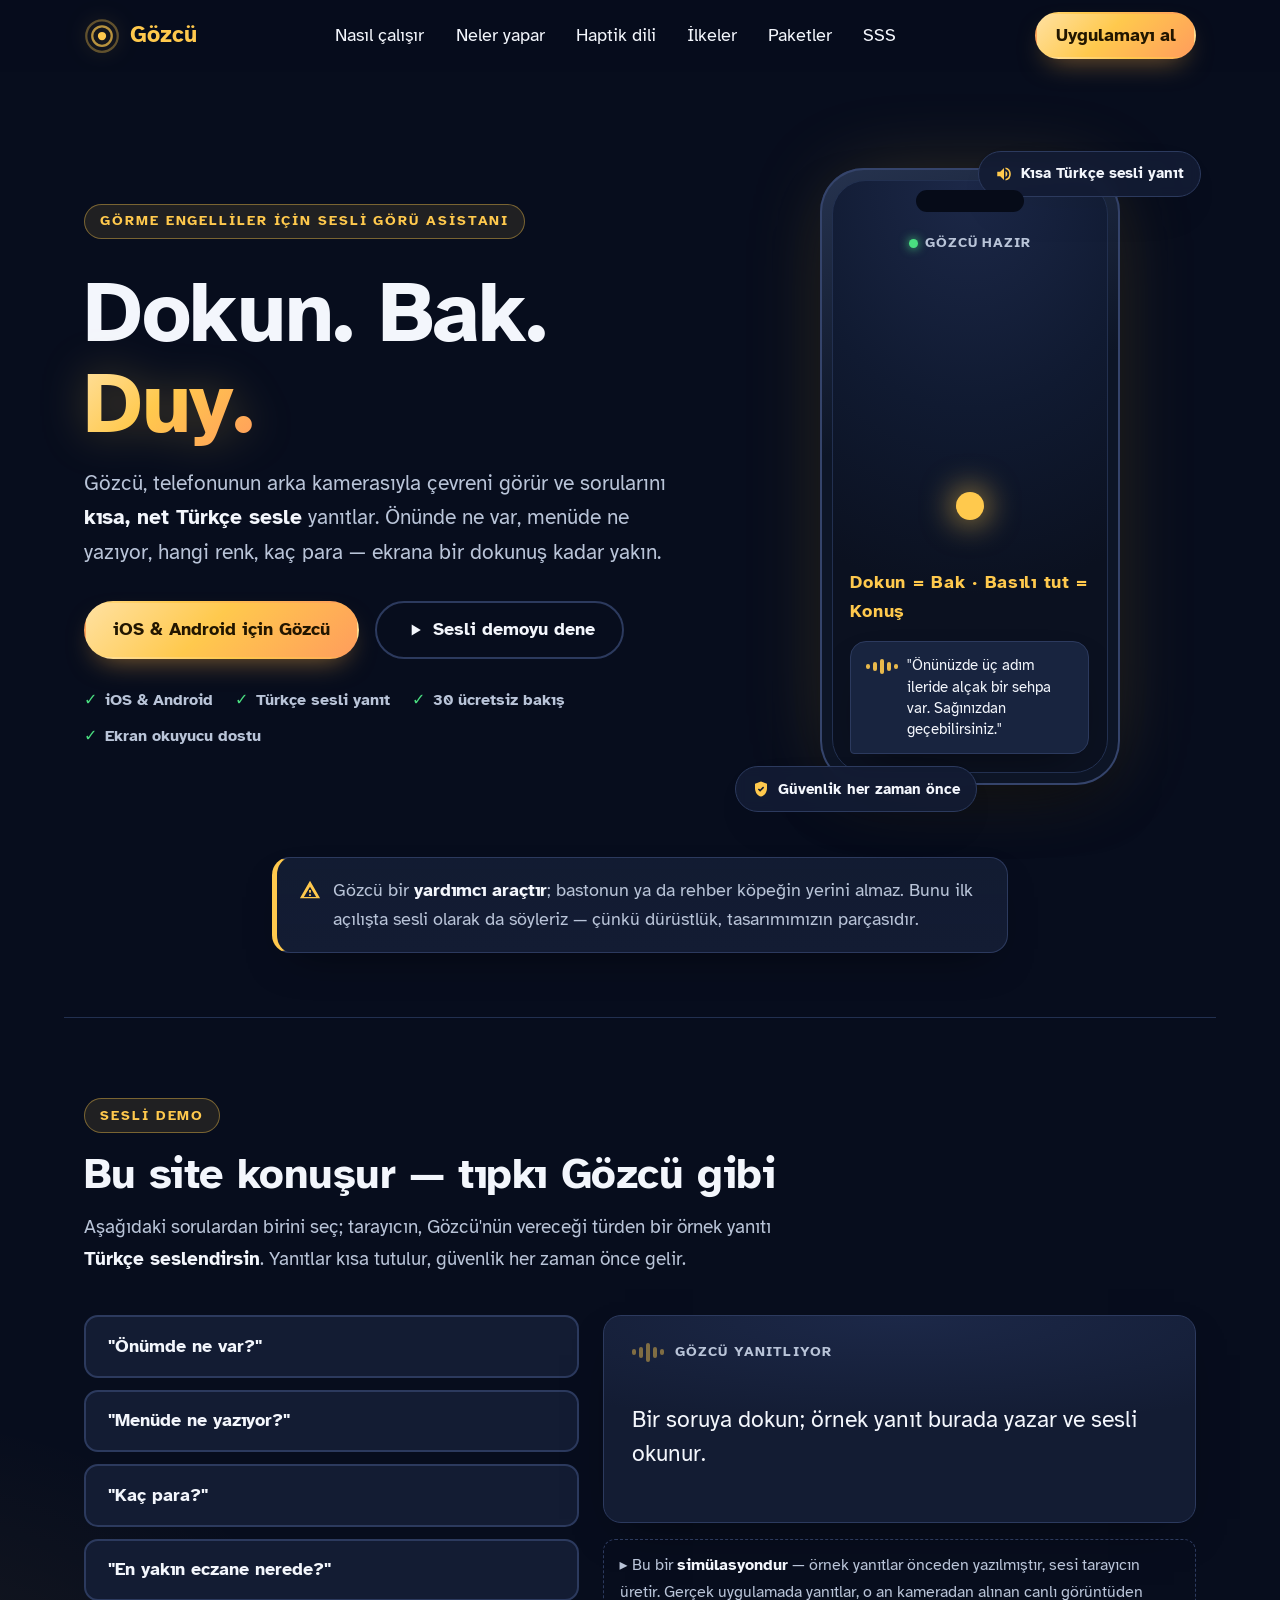
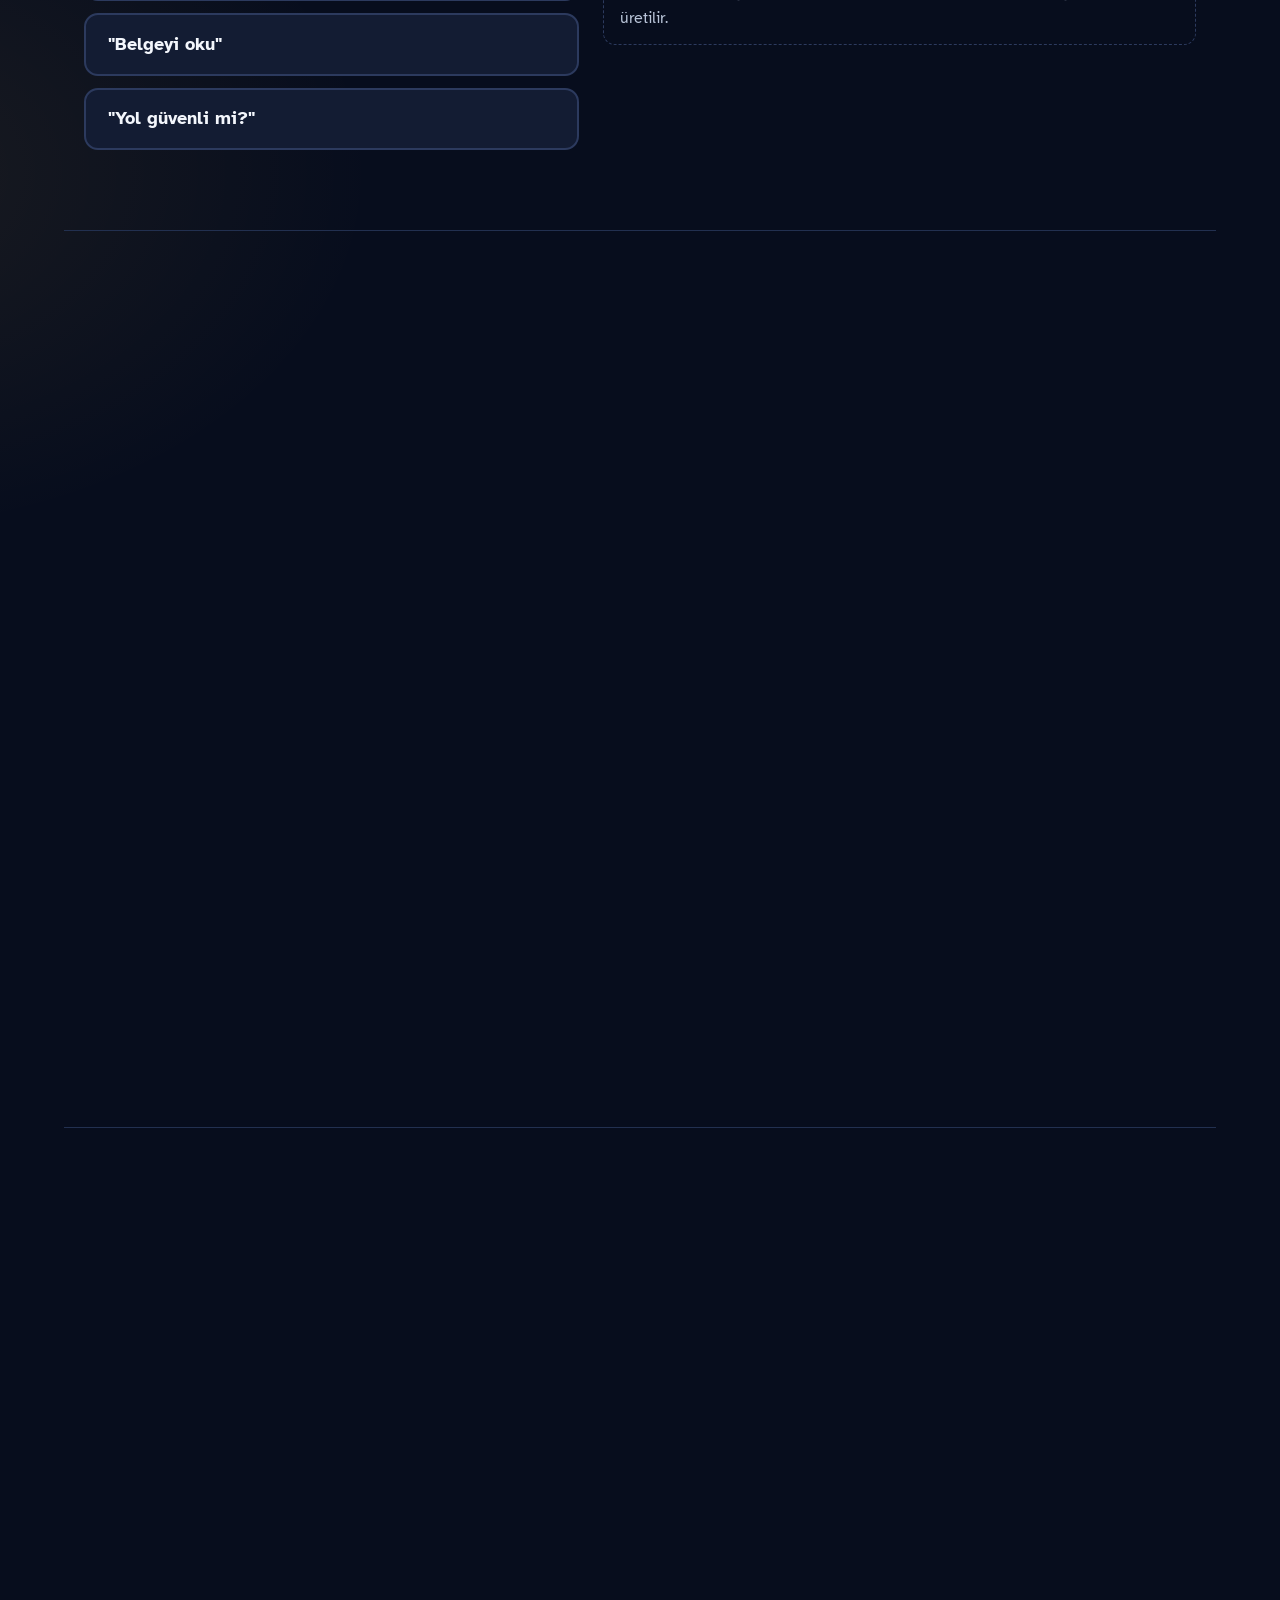
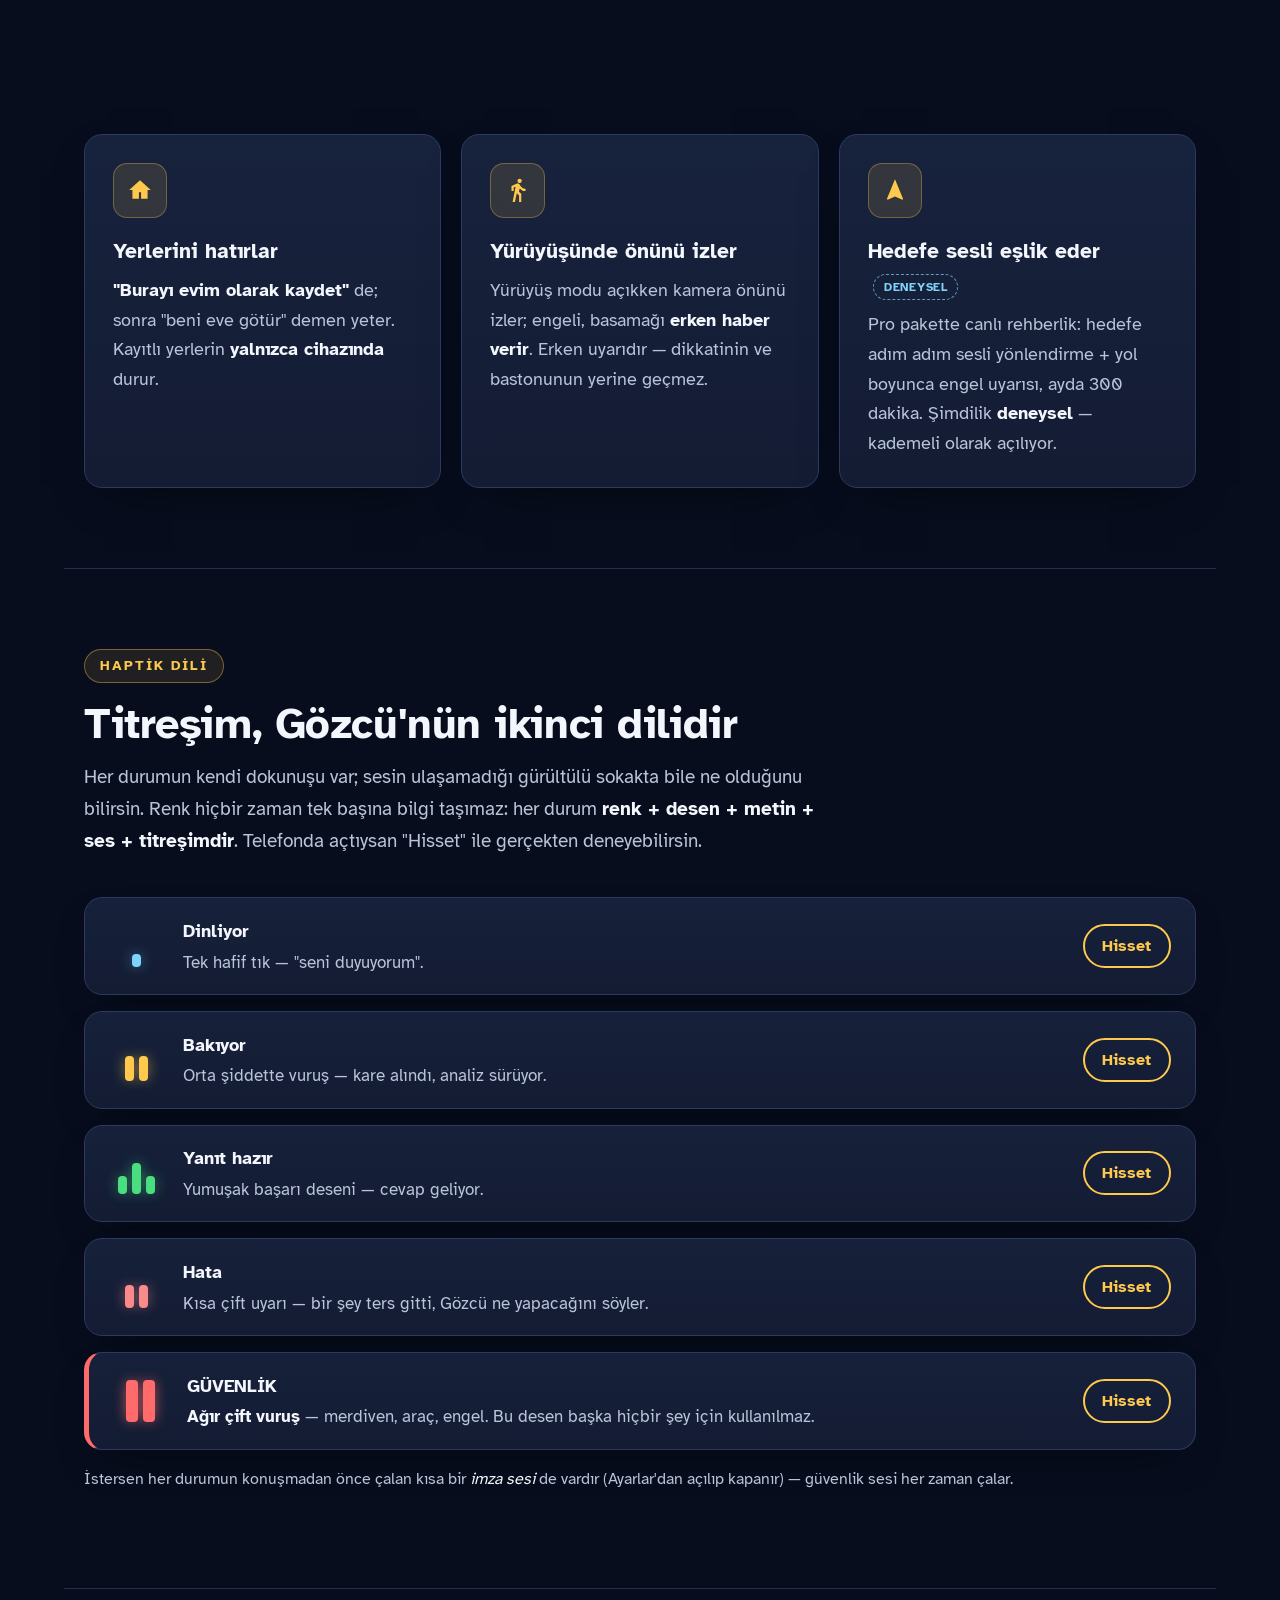
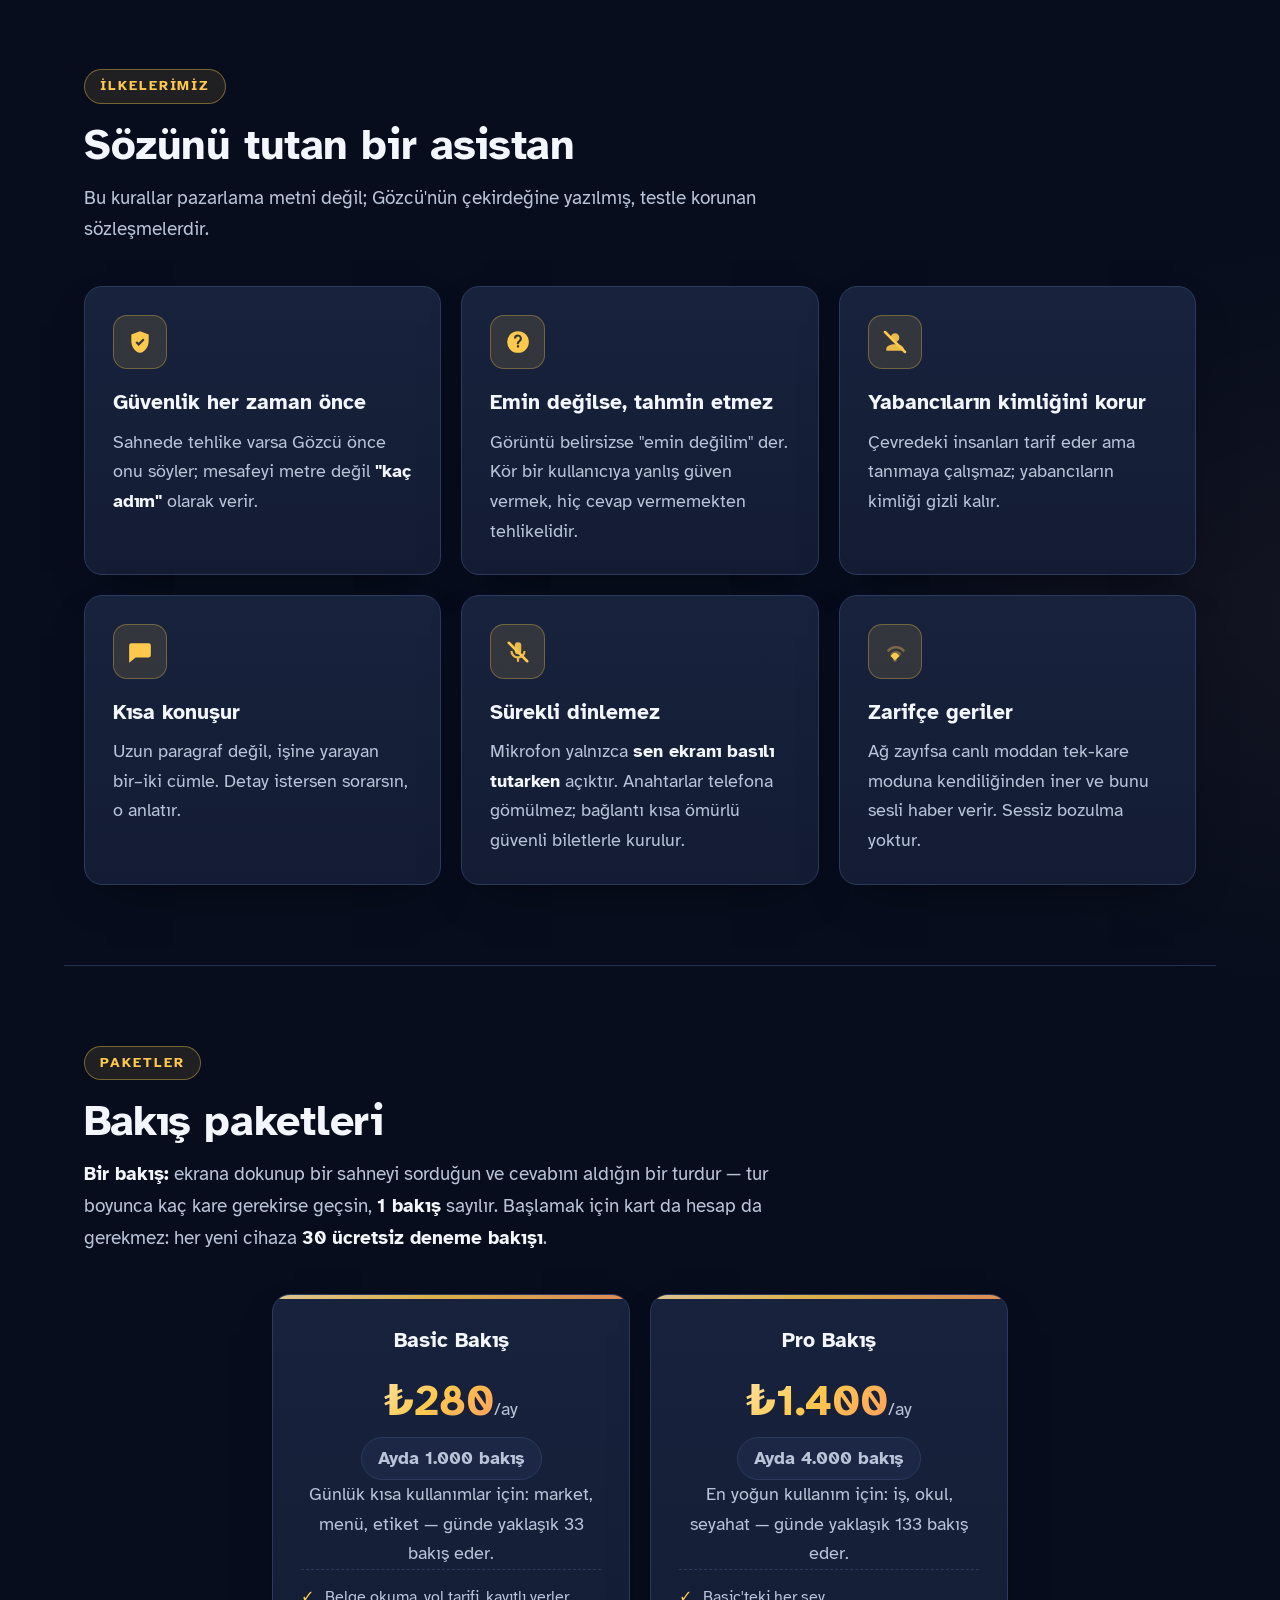
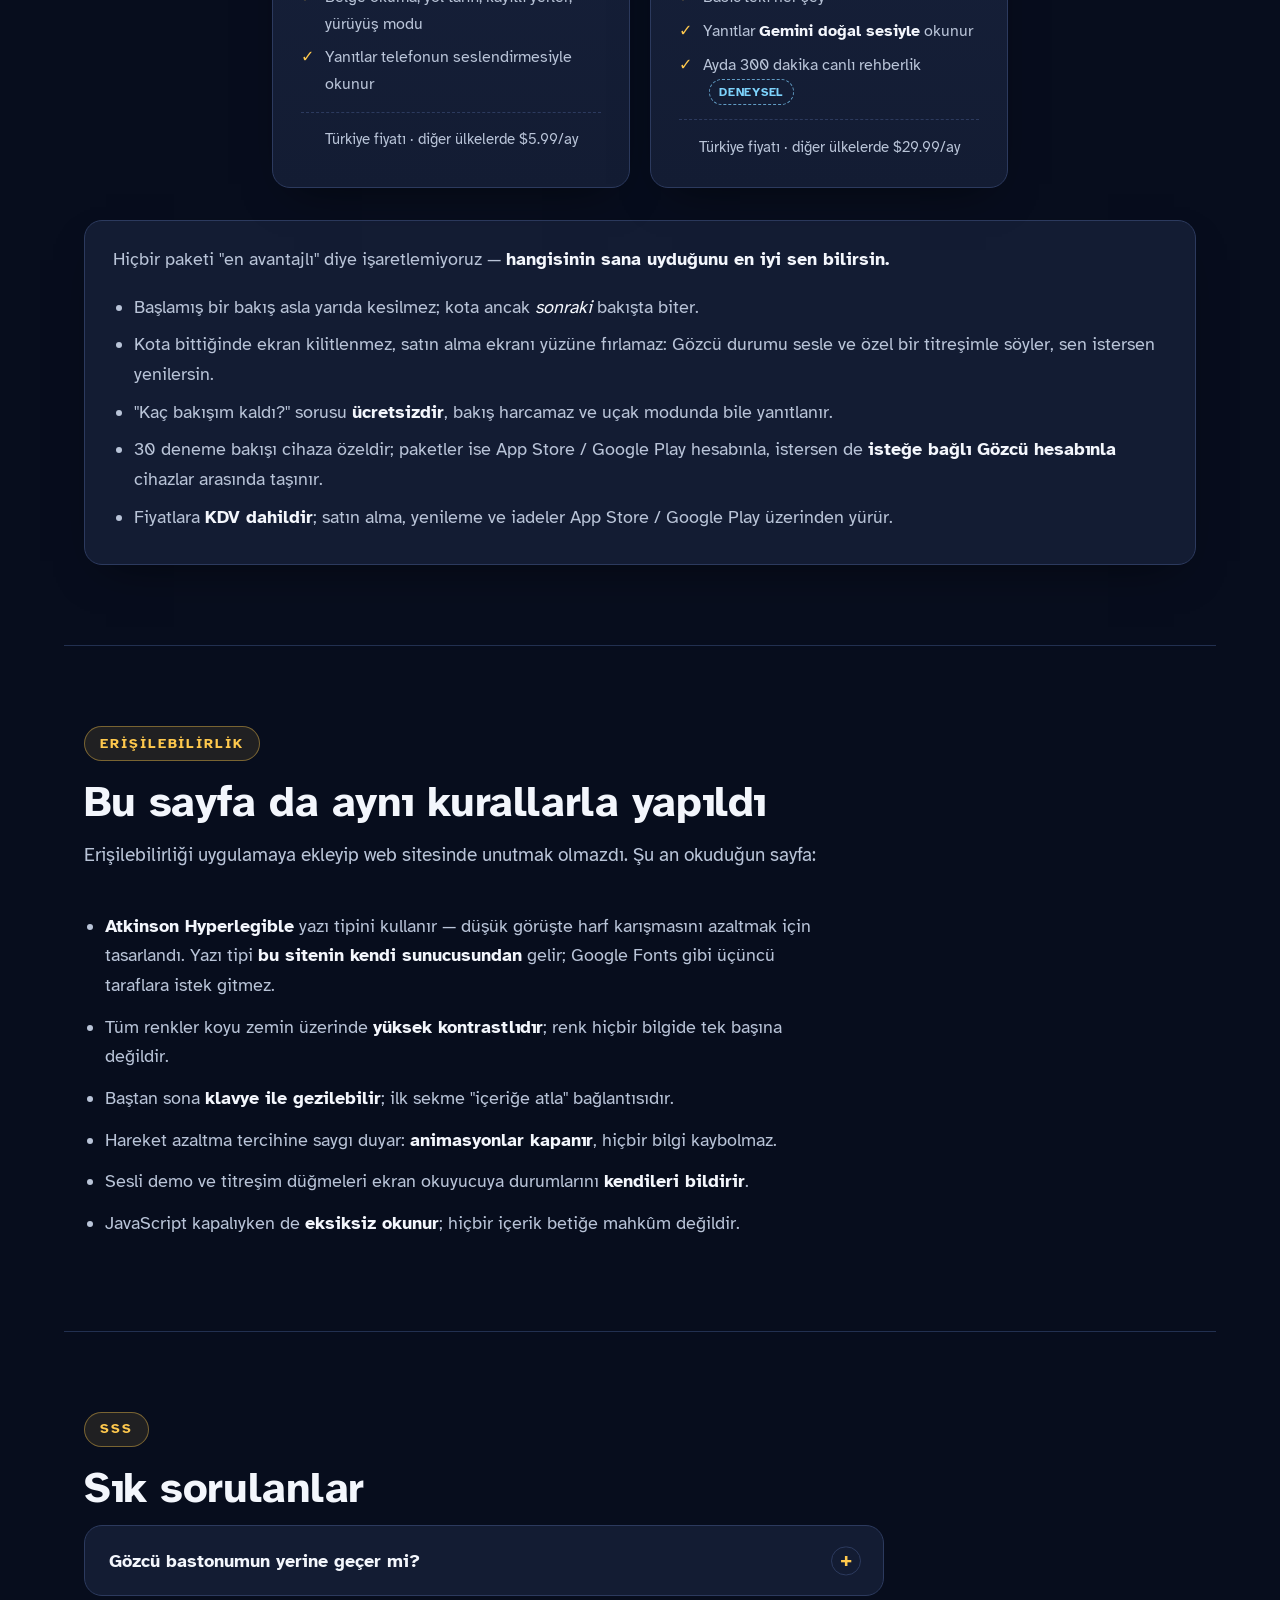
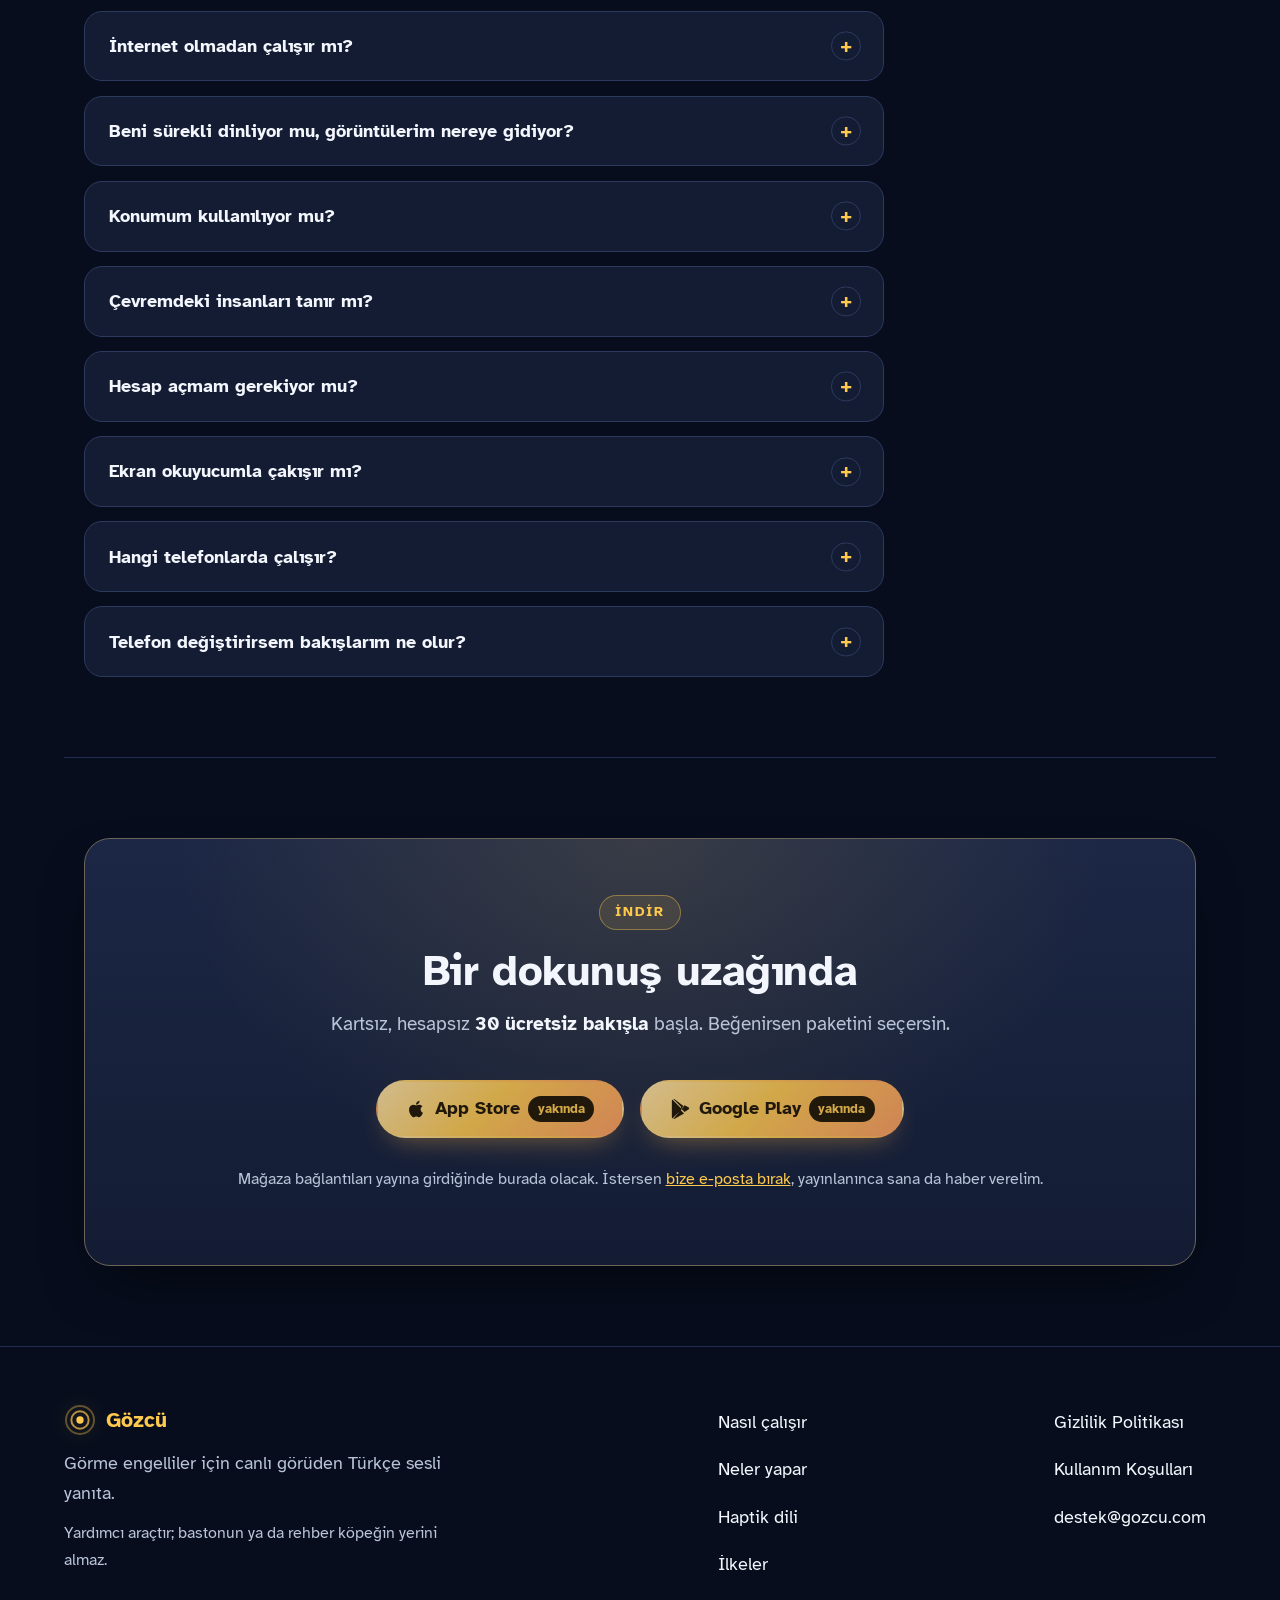
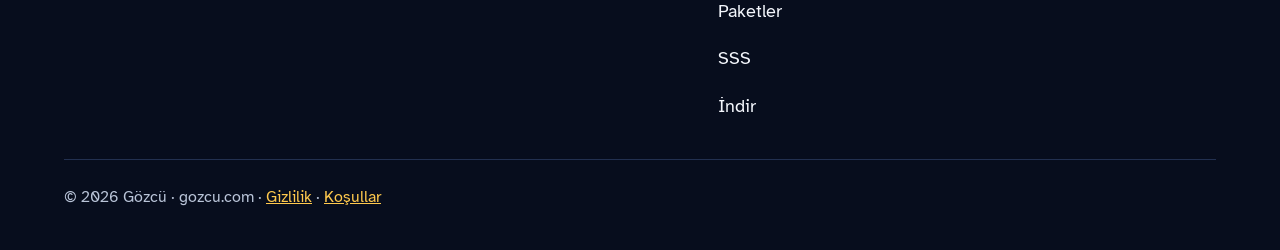
<file: index.html>
<!DOCTYPE html>
<html lang="tr">
<head>
  <meta charset="UTF-8" />
  <meta name="viewport" content="width=device-width, initial-scale=1.0" />
  <title>Gözcü — Dokun. Bak. Duy.</title>
  <meta name="description" content="Gözcü, görme engelli kullanıcılar için canlı görüyü kısa Türkçe sesli yanıta çeviren iOS + Android asistanı. Dokun = bak, basılı tut = konuş. Bir yardımcı araçtır; bastonun yerini almaz." />
  <link rel="canonical" href="https://gozcu.com/" />
  <meta property="og:site_name" content="Gözcü" />
  <meta property="og:title" content="Gözcü — Dokun. Bak. Duy." />
  <meta property="og:description" content="Telefonunu kaldır, ekrana dokun: Gözcü çevreni görür ve kısa Türkçe sesle anlatır." />
  <meta property="og:type" content="website" />
  <meta property="og:url" content="https://gozcu.com/" />
  <meta property="og:image" content="https://gozcu.com/assets/og.png" />
  <meta property="og:image:width" content="1200" />
  <meta property="og:image:height" content="630" />
  <meta property="og:image:alt" content="Gözcü logosu ve slogan: Dokun. Bak. Duy." />
  <meta property="og:locale" content="tr_TR" />
  <meta name="twitter:card" content="summary_large_image" />
  <meta name="twitter:title" content="Gözcü — Dokun. Bak. Duy." />
  <meta name="twitter:description" content="Telefonunu kaldır, ekrana dokun: Gözcü çevreni görür ve kısa Türkçe sesle anlatır." />
  <meta name="twitter:image" content="https://gozcu.com/assets/og.png" />
  <meta name="theme-color" content="#070d1d" />
  <link rel="icon" type="image/svg+xml" href="assets/favicon.svg" />
  <link rel="apple-touch-icon" href="assets/icons/apple-touch-icon.png" />
  <link rel="manifest" href="manifest.json" />
  <link rel="preload" href="assets/fonts/AtkinsonHyperlegible-Regular.woff2" as="font" type="font/woff2" crossorigin />
  <link rel="preload" href="assets/fonts/AtkinsonHyperlegible-Bold.woff2" as="font" type="font/woff2" crossorigin />
  <link rel="stylesheet" href="assets/style.css" />
  <script type="application/ld+json">
  {
    "@context": "https://schema.org",
    "@type": "MobileApplication",
    "name": "Gözcü",
    "url": "https://gozcu.com/",
    "description": "Görme engelli kullanıcılar için canlı görüyü kısa Türkçe sesli yanıta çeviren iOS + Android asistanı.",
    "operatingSystem": "iOS, Android",
    "applicationCategory": "UtilitiesApplication",
    "inLanguage": "tr",
    "accessibilityFeature": ["textToSpeech", "highContrastDisplay", "tactileFeedback"],
    "accessibilityControl": ["touch", "voice"],
    "offers": [
      { "@type": "Offer", "name": "Basic Bakış", "price": "280", "priceCurrency": "TRY", "description": "Ayda 1.000 bakış" },
      { "@type": "Offer", "name": "Pro Bakış", "price": "1400", "priceCurrency": "TRY", "description": "Ayda 4.000 bakış" }
    ]
  }
  </script>
</head>
<body>
  <a class="skip-link" href="#icerik">İçeriğe atla</a>

  <header class="site-header" id="ust">
    <nav aria-label="Ana gezinme">
      <a class="brand" href="#ust" aria-label="Gözcü, sayfa başı">
        <svg class="brand-mark" viewBox="0 0 48 48" width="36" height="36" aria-hidden="true" focusable="false">
          <circle cx="24" cy="24" r="21" fill="none" stroke="currentColor" stroke-width="3" opacity="0.35"/>
          <circle cx="24" cy="24" r="13" fill="none" stroke="currentColor" stroke-width="3" opacity="0.7"/>
          <circle cx="24" cy="24" r="5.5" fill="currentColor"/>
        </svg>
        <span>Gözcü</span>
      </a>
      <ul class="nav-links">
        <li><a href="#nasil">Nasıl çalışır</a></li>
        <li><a href="#ozellikler">Neler yapar</a></li>
        <li><a href="#haptik">Haptik dili</a></li>
        <li><a href="#ilkeler">İlkeler</a></li>
        <li><a href="#paketler">Paketler</a></li>
        <li><a href="#sss">SSS</a></li>
      </ul>
      <a class="btn btn-primary btn-small" href="#indir">Uygulamayı al</a>
    </nav>
  </header>

  <main id="icerik" tabindex="-1">

    <!-- ═══════════ HERO ═══════════ -->
    <section class="hero" aria-labelledby="hero-baslik">
      <div class="hero-inner">
        <div class="hero-copy">
          <p class="kicker">Görme engelliler için sesli görü asistanı</p>
          <h1 id="hero-baslik">
            <span class="word">Dokun.</span>
            <span class="word">Bak.</span>
            <span class="word accent">Duy.</span>
          </h1>
          <p class="lede">
            Gözcü, telefonunun arka kamerasıyla çevreni görür ve sorularını
            <strong>kısa, net Türkçe sesle</strong> yanıtlar.
            Önünde ne var, menüde ne yazıyor, hangi renk, kaç para —
            ekrana bir dokunuş kadar yakın.
          </p>
          <div class="hero-actions">
            <a class="btn btn-primary" href="#indir">iOS &amp; Android için Gözcü</a>
            <a class="btn btn-ghost" href="#demo">
              <svg viewBox="0 0 24 24" width="20" height="20" aria-hidden="true" focusable="false"><path fill="currentColor" d="M8 5.5v13l11-6.5L8 5.5z"/></svg>
              Sesli demoyu dene
            </a>
          </div>
          <ul class="trust-row" aria-label="Öne çıkanlar">
            <li>iOS &amp; Android</li>
            <li>Türkçe sesli yanıt</li>
            <li>30 ücretsiz bakış</li>
            <li>Ekran okuyucu dostu</li>
          </ul>
        </div>

        <div class="hero-visual" aria-hidden="true">
          <div class="phone">
            <span class="phone-notch"></span>
            <div class="phone-screen">
              <p class="phone-status"><span class="dot"></span> Gözcü hazır</p>
              <div class="tap-point">
                <span class="ring r1"></span>
                <span class="ring r2"></span>
                <span class="ring r3"></span>
                <span class="core"></span>
              </div>
              <p class="phone-hint">Dokun = Bak · Basılı tut = Konuş</p>
              <div class="phone-bubble">
                <span class="eq" aria-hidden="true"><i></i><i></i><i></i><i></i><i></i></span>
                <p>"Önünüzde üç adım ileride alçak bir sehpa var. Sağınızdan geçebilirsiniz."</p>
              </div>
            </div>
          </div>
          <p class="float-chip chip-1">
            <svg viewBox="0 0 24 24" width="18" height="18" aria-hidden="true" focusable="false"><path fill="currentColor" d="M3 9v6h4l5 5V4L7 9H3zm13.5 3a4.5 4.5 0 0 0-2.5-4v8a4.5 4.5 0 0 0 2.5-4zM14 3.2v2.1a7 7 0 0 1 0 13.4v2.1a9 9 0 0 0 0-17.6z"/></svg>
            Kısa Türkçe sesli yanıt
          </p>
          <p class="float-chip chip-2">
            <svg viewBox="0 0 24 24" width="18" height="18" aria-hidden="true" focusable="false"><path fill="currentColor" d="M12 2 4 5v6c0 5.25 3.4 10.2 8 11 4.6-.8 8-5.75 8-11V5l-8-3zm-1.2 13.6-3-3 1.4-1.4 1.6 1.6 4-4 1.4 1.4-5.4 5.4z"/></svg>
            Güvenlik her zaman önce
          </p>
        </div>
      </div>

      <p class="honesty reveal" role="note">
        <svg viewBox="0 0 24 24" width="22" height="22" aria-hidden="true" focusable="false"><path fill="currentColor" d="M12 2 1 21h22L12 2zm0 6.5 6.7 11H5.3L12 8.5zM11 12v3h2v-3h-2zm0 4.5v2h2v-2h-2z"/></svg>
        <span>Gözcü bir <strong>yardımcı araçtır</strong>; bastonun ya da rehber köpeğin yerini almaz.
        Bunu ilk açılışta sesli olarak da söyleriz — çünkü dürüstlük, tasarımımızın parçasıdır.</span>
      </p>
    </section>

    <!-- ═══════════ SESLİ DEMO ═══════════ -->
    <section id="demo" class="section demo" aria-labelledby="demo-baslik">
      <p class="kicker reveal">Sesli demo</p>
      <h2 id="demo-baslik" class="reveal">Bu site konuşur — tıpkı Gözcü gibi</h2>
      <p class="section-lede reveal">
        Aşağıdaki sorulardan birini seç; tarayıcın, Gözcü'nün vereceği türden bir örnek yanıtı
        <strong>Türkçe seslendirsin</strong>. Yanıtlar kısa tutulur, güvenlik her zaman önce gelir.
      </p>
      <div class="demo-grid">
        <div class="demo-buttons reveal" role="group" aria-label="Örnek sorular">
          <button class="demo-q" type="button" data-cevap="Önünüzde üç adım ileride alçak bir sehpa var. Sağınızdan geçebilirsiniz.">"Önümde ne var?"</button>
          <button class="demo-q" type="button" data-cevap="Menüde bugünün çorbası mercimek, 85 lira yazıyor. Ana yemekler bir alt bölümde.">"Menüde ne yazıyor?"</button>
          <button class="demo-q" type="button" data-cevap="Etikette 249 lira 90 kuruş yazıyor.">"Kaç para?"</button>
          <button class="demo-q" type="button" data-cevap="En yakın eczane Gül Eczanesi; yaklaşık üç yüz metre ileride, sağ kaldırımda. İstersen 'beni götür' de, adım adım tarif edeyim.">"En yakın eczane nerede?"</button>
          <button class="demo-q" type="button" data-cevap="Belge modu. Elektrik faturası: son ödeme tarihi 25 Temmuz, tutar 486 lira. Duraklatmak için dokun, bitirmek için çift dokun.">"Belgeyi oku"</button>
          <button class="demo-q" type="button" data-cevap="Dikkat: hemen önünüzde aşağı inen iki basamak var. Durun ve bastonunuzla kontrol edin.">"Yol güvenli mi?"</button>
        </div>
        <div class="demo-out reveal">
          <div class="demo-screen" id="demo-ekran" aria-hidden="false">
            <div class="demo-screen-top">
              <span class="eq" aria-hidden="true"><i></i><i></i><i></i><i></i><i></i></span>
              <span class="demo-screen-label">Gözcü yanıtlıyor</span>
            </div>
            <p id="demo-metin" aria-live="polite">Bir soruya dokun; örnek yanıt burada yazar ve sesli okunur.</p>
          </div>
          <p class="sim-badge" id="demo-rozet">
            <span aria-hidden="true">▸</span> Bu bir <strong>simülasyondur</strong> — örnek yanıtlar önceden yazılmıştır,
            sesi tarayıcın üretir. Gerçek uygulamada yanıtlar, o an kameradan alınan canlı görüntüden üretilir.
          </p>
        </div>
      </div>
    </section>

    <!-- ═══════════ NASIL ÇALIŞIR ═══════════ -->
    <section id="nasil" class="section" aria-labelledby="nasil-baslik">
      <p class="kicker reveal">Nasıl çalışır</p>
      <h2 id="nasil-baslik" class="reveal">Ekranı görmene gerek yok. Ezberlemene de.</h2>
      <p class="section-lede reveal">
        Tüm ekran <strong>tek bir hedeftir</strong>. Menü yok, küçük buton yok, kaybolacağın akış yok.
        Üç hareket, hepsi bu:
      </p>
      <div class="cards three steps">
        <article class="card reveal">
          <span class="step-no" aria-hidden="true">1</span>
          <span class="card-icon" aria-hidden="true">
            <svg viewBox="0 0 48 48" width="30" height="30" focusable="false">
              <circle cx="24" cy="24" r="6" fill="currentColor"/>
              <circle cx="24" cy="24" r="14" fill="none" stroke="currentColor" stroke-width="2.5" opacity="0.5"/>
            </svg>
          </span>
          <h3>Dokun = Bak</h3>
          <p>Ekranın herhangi bir yerine bir kez dokun. Gözcü kameradan bakar ve gördüğünü kısa bir cümleyle söyler.</p>
        </article>
        <article class="card reveal">
          <span class="step-no" aria-hidden="true">2</span>
          <span class="card-icon" aria-hidden="true">
            <svg viewBox="0 0 48 48" width="30" height="30" focusable="false">
              <circle cx="24" cy="24" r="7" fill="currentColor"/>
              <circle cx="24" cy="24" r="13" fill="none" stroke="currentColor" stroke-width="3" opacity="0.55"/>
              <circle cx="24" cy="24" r="18" fill="none" stroke="currentColor" stroke-width="2" opacity="0.3"/>
            </svg>
          </span>
          <h3>Basılı tut = Konuş</h3>
          <p>Telsiz gibi: ekranı basılı tut, sorunu söyle, parmağını bırak. Gözcü yalnızca sen basılı tutarken dinler — <strong>sürekli dinleme yoktur</strong>.</p>
        </article>
        <article class="card reveal">
          <span class="step-no" aria-hidden="true">3</span>
          <span class="card-icon" aria-hidden="true">
            <svg viewBox="0 0 48 48" width="30" height="30" focusable="false">
              <circle cx="16" cy="24" r="6" fill="currentColor"/>
              <circle cx="33" cy="24" r="6" fill="currentColor" opacity="0.55"/>
            </svg>
          </span>
          <h3>Çift dokun = Bitir</h3>
          <p>Belge okumayı, yürüyüş modunu ya da rehberliği tek hareketle kapatırsın. Ayarlar da hep aynı yerde: <strong>sağ üst köşede</strong>.</p>
        </article>
      </div>
      <div class="flow reveal" role="img" aria-label="Akış: telefon kameradan kareyi alır, Gözcü sahneyi analiz eder, kısa Türkçe sesli yanıt ve duruma özel titreşim döner.">
        <span class="flow-step">Kamera görür</span>
        <span class="flow-arrow" aria-hidden="true">→</span>
        <span class="flow-step">Gözcü anlar</span>
        <span class="flow-arrow" aria-hidden="true">→</span>
        <span class="flow-step accent">Sen duyarsın</span>
      </div>
      <p class="fineprint reveal">
        Cebinde kalsın: <em>iki parmakla dokun</em> = sesi sustur · <em>üç parmakla dokun</em> = kalan bakışını söyler ·
        <em>iki parmakla çift dokun</em> = son yanıtı yeniden okur (bakış harcamaz). Ekran okuyucu kullanıyorsan
        aynı eylemler VoiceOver/TalkBack eylem menüsünde de var.
      </p>
      <p class="fineprint reveal">
        Canlı bağlantı zayıfladığında Gözcü sessizce çökmez: otomatik olarak tek-kare moduna geçer ve
        <em>bunu sana sesli bildirir</em>. Sürpriz yok.
      </p>
    </section>

    <!-- ═══════════ NELER YAPAR ═══════════ -->
    <section id="ozellikler" class="section" aria-labelledby="ozellik-baslik">
      <p class="kicker reveal">Neler yapar</p>
      <h2 id="ozellik-baslik" class="reveal">Gözünün gördüğünden fazlası</h2>
      <p class="section-lede reveal">
        Sahneyi anlatmakla kalmaz: okur, bulur, tarif eder ve yol boyunca yanında kalır.
        Hepsi aynı iki hareketle — dokun ya da basılı tutup söyle.
      </p>
      <div class="cards three features">
        <article class="card reveal">
          <span class="card-icon" aria-hidden="true">
            <svg viewBox="0 0 24 24" width="26" height="26" focusable="false"><path fill="currentColor" d="M12 5C5.5 5 2 12 2 12s3.5 7 10 7 10-7 10-7-3.5-7-10-7zm0 11.5A4.5 4.5 0 1 1 16.5 12 4.5 4.5 0 0 1 12 16.5zm0-7A2.5 2.5 0 1 0 14.5 12 2.5 2.5 0 0 0 12 9.5z"/></svg>
          </span>
          <h3>Sahneni anlatır</h3>
          <p>Önünde ne var, kim var, ne renk, kaç para: bir dokunuşla kısa ve net cevap. Merak ettikçe basılı tutup sorarsın.</p>
        </article>
        <article class="card reveal">
          <span class="card-icon" aria-hidden="true">
            <svg viewBox="0 0 24 24" width="26" height="26" focusable="false"><path fill="currentColor" d="M6 2h9l5 5v15H6V2zm8 1.5V8h4.5L14 3.5zM8 11h8v2H8v-2zm0 4h8v2H8v-2z"/></svg>
          </span>
          <h3>Yazıyı ve belgeyi okur</h3>
          <p>Menü, etiket, tabela, mektup… <strong>"Belgeyi oku"</strong> dediğinde belge modu açılır: dokunarak duraklatır, kaldığın yerden sürdürürsün.</p>
        </article>
        <article class="card reveal">
          <span class="card-icon" aria-hidden="true">
            <svg viewBox="0 0 24 24" width="26" height="26" focusable="false"><path fill="currentColor" d="M12 2a7 7 0 0 0-7 7c0 5.25 7 13 7 13s7-7.75 7-13a7 7 0 0 0-7-7zm0 9.5A2.5 2.5 0 1 1 14.5 9 2.5 2.5 0 0 1 12 11.5z"/></svg>
          </span>
          <h3>Yakınını bulur, yolu söyler</h3>
          <p><strong>"En yakın eczane nerede?"</strong> de: konumundan bulur, sesli yol tarifi verir. Konumun o an kullanılır; <strong>konum geçmişi tutulmaz</strong>.</p>
        </article>
        <article class="card reveal">
          <span class="card-icon" aria-hidden="true">
            <svg viewBox="0 0 24 24" width="26" height="26" focusable="false"><path fill="currentColor" d="M12 3 2 12h3v8h6v-6h2v6h6v-8h3L12 3z"/></svg>
          </span>
          <h3>Yerlerini hatırlar</h3>
          <p><strong>"Burayı evim olarak kaydet"</strong> de; sonra "beni eve götür" demen yeter. Kayıtlı yerlerin <strong>yalnızca cihazında</strong> durur.</p>
        </article>
        <article class="card reveal">
          <span class="card-icon" aria-hidden="true">
            <svg viewBox="0 0 24 24" width="26" height="26" focusable="false"><path fill="currentColor" d="M13.5 5.5a2 2 0 1 0-2-2 2 2 0 0 0 2 2zM9.8 8.9 7 23h2.1l1.8-8 2.1 2v6h2v-7.5l-2.1-2 .6-3A7.3 7.3 0 0 0 19 13v-2a5.2 5.2 0 0 1-4.5-2.5l-1-1.6a2 2 0 0 0-2.4-.8L6 8.3V13h2V9.6l1.8-.7z"/></svg>
          </span>
          <h3>Yürüyüşünde önünü izler</h3>
          <p>Yürüyüş modu açıkken kamera önünü izler; engeli, basamağı <strong>erken haber verir</strong>. Erken uyarıdır — dikkatinin ve bastonunun yerine geçmez.</p>
        </article>
        <article class="card reveal">
          <span class="card-icon" aria-hidden="true">
            <svg viewBox="0 0 24 24" width="26" height="26" focusable="false"><path fill="currentColor" d="M12 2 4.5 20.29l.71.71L12 18l6.79 3 .71-.71L12 2z"/></svg>
          </span>
          <h3>Hedefe sesli eşlik eder <span class="deneysel">deneysel</span></h3>
          <p>Pro pakette canlı rehberlik: hedefe adım adım sesli yönlendirme + yol boyunca engel uyarısı, ayda 300 dakika. Şimdilik <strong>deneysel</strong> — kademeli olarak açılıyor.</p>
        </article>
      </div>
    </section>

    <!-- ═══════════ HAPTİK DİLİ ═══════════ -->
    <section id="haptik" class="section" aria-labelledby="haptik-baslik">
      <p class="kicker reveal">Haptik dili</p>
      <h2 id="haptik-baslik" class="reveal">Titreşim, Gözcü'nün ikinci dilidir</h2>
      <p class="section-lede reveal">
        Her durumun kendi dokunuşu var; sesin ulaşamadığı gürültülü sokakta bile ne olduğunu bilirsin.
        Renk hiçbir zaman tek başına bilgi taşımaz: her durum <strong>renk + desen + metin + ses + titreşimdir</strong>.
        Telefonda açtıysan "Hisset" ile gerçekten deneyebilirsin.
      </p>
      <ul class="haptic-list">
        <li class="haptic reveal">
          <span class="swatch listening" aria-hidden="true"><i></i></span>
          <div class="haptic-info">
            <h3>Dinliyor</h3>
            <p>Tek hafif tık — "seni duyuyorum".</p>
          </div>
          <button class="btn btn-tiny" type="button" data-vib="35" data-say="Hafif tek titreşim: dinliyor.">Hisset</button>
        </li>
        <li class="haptic reveal">
          <span class="swatch looking" aria-hidden="true"><i></i><i></i></span>
          <div class="haptic-info">
            <h3>Bakıyor</h3>
            <p>Orta şiddette vuruş — kare alındı, analiz sürüyor.</p>
          </div>
          <button class="btn btn-tiny" type="button" data-vib="80" data-say="Orta şiddette tek titreşim: bakıyor.">Hisset</button>
        </li>
        <li class="haptic reveal">
          <span class="swatch success" aria-hidden="true"><i></i><i></i><i></i></span>
          <div class="haptic-info">
            <h3>Yanıt hazır</h3>
            <p>Yumuşak başarı deseni — cevap geliyor.</p>
          </div>
          <button class="btn btn-tiny" type="button" data-vib="30,60,30" data-say="Yumuşak başarı deseni: yanıt hazır.">Hisset</button>
        </li>
        <li class="haptic reveal">
          <span class="swatch error" aria-hidden="true"><i></i><i></i></span>
          <div class="haptic-info">
            <h3>Hata</h3>
            <p>Kısa çift uyarı — bir şey ters gitti, Gözcü ne yapacağını söyler.</p>
          </div>
          <button class="btn btn-tiny" type="button" data-vib="60,80,60" data-say="Kısa çift uyarı: hata.">Hisset</button>
        </li>
        <li class="haptic safety-row reveal">
          <span class="swatch safety" aria-hidden="true"><i></i><i></i></span>
          <div class="haptic-info">
            <h3>GÜVENLİK</h3>
            <p><strong>Ağır çift vuruş</strong> — merdiven, araç, engel. Bu desen başka hiçbir şey için kullanılmaz.</p>
          </div>
          <button class="btn btn-tiny" type="button" data-vib="180,120,180" data-say="Ağır çift vuruş: güvenlik uyarısı. Bu desen yalnızca tehlike için kullanılır.">Hisset</button>
        </li>
      </ul>
      <p class="fineprint reveal">
        İstersen her durumun konuşmadan önce çalan kısa bir <em>imza sesi</em> de vardır (Ayarlar'dan açılıp kapanır) —
        güvenlik sesi her zaman çalar.
      </p>
    </section>

    <!-- ═══════════ İLKELER ═══════════ -->
    <section id="ilkeler" class="section" aria-labelledby="ilkeler-baslik">
      <p class="kicker reveal">İlkelerimiz</p>
      <h2 id="ilkeler-baslik" class="reveal">Sözünü tutan bir asistan</h2>
      <p class="section-lede reveal">Bu kurallar pazarlama metni değil; Gözcü'nün çekirdeğine yazılmış, testle korunan sözleşmelerdir.</p>
      <div class="cards three principles">
        <article class="card reveal">
          <span class="card-icon" aria-hidden="true">
            <svg viewBox="0 0 24 24" width="26" height="26" focusable="false"><path fill="currentColor" d="M12 2 4 5v6c0 5.25 3.4 10.2 8 11 4.6-.8 8-5.75 8-11V5l-8-3zm-1.2 13.6-3-3 1.4-1.4 1.6 1.6 4-4 1.4 1.4-5.4 5.4z"/></svg>
          </span>
          <h3>Güvenlik her zaman önce</h3>
          <p>Sahnede tehlike varsa Gözcü önce onu söyler; mesafeyi metre değil <strong>"kaç adım"</strong> olarak verir.</p>
        </article>
        <article class="card reveal">
          <span class="card-icon" aria-hidden="true">
            <svg viewBox="0 0 24 24" width="26" height="26" focusable="false"><path fill="currentColor" d="M12 2a10 10 0 1 0 0 20 10 10 0 0 0 0-20zm1 15h-2v-2h2v2zm1.07-5.25-.9.92c-.5.51-.17 1.33-.17 1.33h-2s-.33-1.54.83-2.7l1.24-1.26A1.75 1.75 0 0 0 12 7a1.75 1.75 0 0 0-1.75 1.75h-2A3.75 3.75 0 0 1 12 5a3.75 3.75 0 0 1 2.07 6.75z"/></svg>
          </span>
          <h3>Emin değilse, tahmin etmez</h3>
          <p>Görüntü belirsizse "emin değilim" der. Kör bir kullanıcıya yanlış güven vermek, hiç cevap vermemekten tehlikelidir.</p>
        </article>
        <article class="card reveal">
          <span class="card-icon" aria-hidden="true">
            <svg viewBox="0 0 24 24" width="26" height="26" focusable="false"><path fill="currentColor" d="M12 4a4 4 0 1 1 0 8 4 4 0 0 1 0-8zm0 10c4.42 0 8 1.79 8 4v2H4v-2c0-2.21 3.58-4 8-4z" opacity="0.9"/><path fill="currentColor" d="M2.8 2.8 21.2 21.2" stroke="currentColor" stroke-width="2.4" stroke-linecap="round"/></svg>
          </span>
          <h3>Yabancıların kimliğini korur</h3>
          <p>Çevredeki insanları tarif eder ama tanımaya çalışmaz; yabancıların kimliği gizli kalır.</p>
        </article>
        <article class="card reveal">
          <span class="card-icon" aria-hidden="true">
            <svg viewBox="0 0 24 24" width="26" height="26" focusable="false"><path fill="currentColor" d="M4 4h16a2 2 0 0 1 2 2v9a2 2 0 0 1-2 2H8l-6 5V6a2 2 0 0 1 2-2zm3 5h10v2H7V9z"/></svg>
          </span>
          <h3>Kısa konuşur</h3>
          <p>Uzun paragraf değil, işine yarayan bir–iki cümle. Detay istersen sorarsın, o anlatır.</p>
        </article>
        <article class="card reveal">
          <span class="card-icon" aria-hidden="true">
            <svg viewBox="0 0 24 24" width="26" height="26" focusable="false"><path fill="currentColor" d="M12 14a3 3 0 0 0 3-3V6a3 3 0 1 0-6 0v5a3 3 0 0 0 3 3zm5-3a5 5 0 0 1-10 0H5a7 7 0 0 0 6 6.92V21h2v-3.08A7 7 0 0 0 19 11h-2z" opacity="0.9"/><path fill="currentColor" d="M3.5 3.5 20.5 20.5" stroke="currentColor" stroke-width="2.4" stroke-linecap="round"/></svg>
          </span>
          <h3>Sürekli dinlemez</h3>
          <p>Mikrofon yalnızca <strong>sen ekranı basılı tutarken</strong> açıktır. Anahtarlar telefona gömülmez; bağlantı kısa ömürlü güvenli biletlerle kurulur.</p>
        </article>
        <article class="card reveal">
          <span class="card-icon" aria-hidden="true">
            <svg viewBox="0 0 24 24" width="26" height="26" focusable="false"><path fill="currentColor" d="M12 21a1.8 1.8 0 1 0 0-3.6 1.8 1.8 0 0 0 0 3.6zm-4.2-5.4 1.7-1.7a3.5 3.5 0 0 1 5 0l1.7 1.7 1.7-1.7a5.9 5.9 0 0 0-10.1 0l-1.7-1.7a8.3 8.3 0 0 1 13.5 0l1.7-1.7a10.7 10.7 0 0 0-16.9 0l1.7 1.7 1.7 1.7z" opacity="0.35"/><path fill="currentColor" d="M7.8 15.6l1.7-1.7a3.5 3.5 0 0 1 5 0l1.7 1.7-4.2 4.2-4.2-4.2z"/></svg>
          </span>
          <h3>Zarifçe geriler</h3>
          <p>Ağ zayıfsa canlı moddan tek-kare moduna kendiliğinden iner ve bunu sesli haber verir. Sessiz bozulma yoktur.</p>
        </article>
      </div>
    </section>

    <!-- ═══════════ PAKETLER ═══════════ -->
    <section id="paketler" class="section" aria-labelledby="paket-baslik">
      <p class="kicker reveal">Paketler</p>
      <h2 id="paket-baslik" class="reveal">Bakış paketleri</h2>
      <p class="section-lede reveal">
        <strong>Bir bakış:</strong> ekrana dokunup bir sahneyi sorduğun ve cevabını aldığın bir turdur —
        tur boyunca kaç kare gerekirse geçsin, <strong>1 bakış</strong> sayılır.
        Başlamak için kart da hesap da gerekmez: her yeni cihaza <strong>30 ücretsiz deneme bakışı</strong>.
      </p>
      <div class="cards pricing">
        <article class="card price-card reveal">
          <h3>Basic Bakış</h3>
          <p class="price"><span class="amount">₺280</span><span class="per">/ay</span></p>
          <p class="quota">Ayda 1.000 bakış</p>
          <p>Günlük kısa kullanımlar için: market, menü, etiket — günde yaklaşık 33 bakış eder.</p>
          <ul class="price-features">
            <li>Belge okuma, yol tarifi, kayıtlı yerler, yürüyüş modu</li>
            <li>Yanıtlar telefonun seslendirmesiyle okunur</li>
          </ul>
          <p class="price-alt">Türkiye fiyatı · diğer ülkelerde $5.99/ay</p>
        </article>
        <article class="card price-card reveal">
          <h3>Pro Bakış</h3>
          <p class="price"><span class="amount">₺1.400</span><span class="per">/ay</span></p>
          <p class="quota">Ayda 4.000 bakış</p>
          <p>En yoğun kullanım için: iş, okul, seyahat — günde yaklaşık 133 bakış eder.</p>
          <ul class="price-features">
            <li>Basic'teki her şey</li>
            <li>Yanıtlar <strong>Gemini doğal sesiyle</strong> okunur</li>
            <li>Ayda 300 dakika canlı rehberlik <span class="deneysel">deneysel</span></li>
          </ul>
          <p class="price-alt">Türkiye fiyatı · diğer ülkelerde $29.99/ay</p>
        </article>
      </div>
      <div class="pricing-notes reveal">
        <p>
          Hiçbir paketi "en avantajlı" diye işaretlemiyoruz — <strong>hangisinin sana uyduğunu en iyi sen bilirsin.</strong>
        </p>
        <ul>
          <li>Başlamış bir bakış asla yarıda kesilmez; kota ancak <em>sonraki</em> bakışta biter.</li>
          <li>Kota bittiğinde ekran kilitlenmez, satın alma ekranı yüzüne fırlamaz: Gözcü durumu sesle ve özel bir titreşimle söyler, sen istersen yenilersin.</li>
          <li>"Kaç bakışım kaldı?" sorusu <strong>ücretsizdir</strong>, bakış harcamaz ve uçak modunda bile yanıtlanır.</li>
          <li>30 deneme bakışı cihaza özeldir; paketler ise App Store / Google Play hesabınla, istersen de <strong>isteğe bağlı Gözcü hesabınla</strong> cihazlar arasında taşınır.</li>
          <li>Fiyatlara <strong>KDV dahildir</strong>; satın alma, yenileme ve iadeler App Store / Google Play üzerinden yürür.</li>
        </ul>
      </div>
    </section>

    <!-- ═══════════ ERİŞİLEBİLİRLİK ═══════════ -->
    <section id="erisilebilirlik" class="section" aria-labelledby="a11y-baslik">
      <p class="kicker reveal">Erişilebilirlik</p>
      <h2 id="a11y-baslik" class="reveal">Bu sayfa da aynı kurallarla yapıldı</h2>
      <p class="section-lede reveal">
        Erişilebilirliği uygulamaya ekleyip web sitesinde unutmak olmazdı.
        Şu an okuduğun sayfa:
      </p>
      <ul class="a11y-list reveal">
        <li><strong>Atkinson Hyperlegible</strong> yazı tipini kullanır — düşük görüşte harf karışmasını azaltmak için tasarlandı. Yazı tipi <strong>bu sitenin kendi sunucusundan</strong> gelir; Google Fonts gibi üçüncü taraflara istek gitmez.</li>
        <li>Tüm renkler koyu zemin üzerinde <strong>yüksek kontrastlıdır</strong>; renk hiçbir bilgide tek başına değildir.</li>
        <li>Baştan sona <strong>klavye ile gezilebilir</strong>; ilk sekme "içeriğe atla" bağlantısıdır.</li>
        <li>Hareket azaltma tercihine saygı duyar: <strong>animasyonlar kapanır</strong>, hiçbir bilgi kaybolmaz.</li>
        <li>Sesli demo ve titreşim düğmeleri ekran okuyucuya durumlarını <strong>kendileri bildirir</strong>.</li>
        <li>JavaScript kapalıyken de <strong>eksiksiz okunur</strong>; hiçbir içerik betiğe mahkûm değildir.</li>
      </ul>
    </section>

    <!-- ═══════════ SSS ═══════════ -->
    <section id="sss" class="section" aria-labelledby="sss-baslik">
      <p class="kicker reveal">SSS</p>
      <h2 id="sss-baslik" class="reveal">Sık sorulanlar</h2>
      <div class="faq">
        <details class="reveal">
          <summary>Gözcü bastonumun yerine geçer mi?</summary>
          <p>Hayır — ve bunu açıkça söylüyoruz, uygulamanın ilk açılışında sesli olarak da. Gözcü çevreni anlamana yardım eden bir araçtır; fiziksel güvenliğin için baston, rehber köpek ve kendi yönelim becerilerin esastır. Gözcü'nün sessiz kalması, tehlike olmadığı anlamına gelmez.</p>
        </details>
        <details class="reveal">
          <summary>İnternet olmadan çalışır mı?</summary>
          <p>Görü analizi bulutta yapılır, bu yüzden bakmak için bağlantı gerekir. Ağ zayıfsa Gözcü canlı moddan tek-kare moduna kendiliğinden iner ve bunu sesli bildirir. "Kaç bakışım kaldı?" gibi yerel sorular uçak modunda bile yanıtlanır.</p>
        </details>
        <details class="reveal">
          <summary>Beni sürekli dinliyor mu, görüntülerim nereye gidiyor?</summary>
          <p>Sürekli dinleme yoktur; mikrofon yalnızca sen ekranı basılı tutarken açıktır. Kamera kareleri yalnızca sen dokunduğunda, sorunu yanıtlamak için Google'ın yapay zekâ servisine (Gemini) şifreli bağlantıyla gönderilir; yanıt üretilince silinir, arşivlenmez. API anahtarları telefona gömülmez — bağlantı, sunucudan alınan kısa ömürlü güvenli biletlerle kurulur. Ayrıntılar <a href="/gizlilik">Gizlilik Politikası</a>'nda.</p>
        </details>
        <details class="reveal">
          <summary>Konumum kullanılıyor mu?</summary>
          <p>Yalnızca sen istediğinde: "en yakın eczane nerede" gibi sorularda ve yol tarifinde konumun o an kullanılır. Konum geçmişi tutulmaz; "burayı evim olarak kaydet" dediğin yerler yalnızca cihazında durur. Kamera ve konum kullanımı, ilk açılışta sesli okunan açık rızana bağlıdır ve bu onayı Ayarlar'dan istediğin an geri alabilirsin.</p>
        </details>
        <details class="reveal">
          <summary>Çevremdeki insanları tanır mı?</summary>
          <p>İnsanların varlığını ve genel görünümünü tarif eder ("solunda oturan biri var" gibi) ama yabancıları teşhis etmeye çalışmaz; kimlikleri gizli tutar.</p>
        </details>
        <details class="reveal">
          <summary>Hesap açmam gerekiyor mu?</summary>
          <p>Hayır. Gözcü hesapsız çalışır: 30 deneme bakışı için de paket almak için de hesap gerekmez. Hesap tamamen isteğe bağlıdır; e-posta ve şifreyle açılır ve tek işi kalan bakışlarını cihazlar arasında taşımaktır. Şifren düz metin olarak saklanmaz.</p>
        </details>
        <details class="reveal">
          <summary>Ekran okuyucumla çakışır mı?</summary>
          <p>Hayır. Varsayılan olarak Gözcü konuşmayı senin ekran okuyucuna devreder; istersen ayarlardan uygulamanın kendi sesini seçebilirsin. Her durum ayrıca titreşim ve ekran okuyucu anonsuyla bildirilir; "sustur" ve "son yanıtı tekrar oku" gibi eylemler VoiceOver/TalkBack eylem menüsünde de bulunur.</p>
        </details>
        <details class="reveal">
          <summary>Hangi telefonlarda çalışır?</summary>
          <p>iOS ve Android'de çalışır. Arka kameralı ve titreşim motoru olan güncel bir telefon yeterlidir.</p>
        </details>
        <details class="reveal">
          <summary>Telefon değiştirirsem bakışlarım ne olur?</summary>
          <p>Paketin telefona değil, App Store / Google Play hesabına bağlıdır: yeni telefonda uygulamayı indirip
          Ayarlar'dan "Satın alımları geri yükle" demen yeterli. İstersen isteğe bağlı Gözcü hesabı da açabilirsin;
          kalan bakışların e-postanla cihazlar arasında seninle gelir. 30 ücretsiz deneme bakışı ise cihaza özeldir ve taşınmaz.</p>
        </details>
      </div>
    </section>

    <!-- ═══════════ İNDİR ═══════════ -->
    <section id="indir" class="section cta" aria-labelledby="indir-baslik">
      <div class="cta-panel reveal">
        <p class="kicker">İndir</p>
        <h2 id="indir-baslik">Bir dokunuş uzağında</h2>
        <p class="section-lede">Kartsız, hesapsız <strong>30 ücretsiz bakışla</strong> başla. Beğenirsen paketini seçersin.</p>
        <div class="hero-actions">
          <button type="button" class="btn btn-primary store-btn" disabled>
            <svg viewBox="0 0 24 24" width="22" height="22" aria-hidden="true" focusable="false"><path fill="currentColor" d="M17.05 20.28c-.98.95-2.05.8-3.08.35-1.09-.46-2.09-.48-3.24 0-1.44.62-2.2.44-3.06-.35C2.79 15.25 3.51 7.59 9.05 7.31c1.35.07 2.29.74 3.08.8 1.18-.24 2.31-.93 3.57-.84 1.51.12 2.65.72 3.4 1.8-3.12 1.87-2.38 5.98.48 7.13-.57 1.5-1.31 2.99-2.54 4.09l.01-.01zM12.03 7.25c-.15-2.23 1.66-4.07 3.74-4.25.29 2.58-2.34 4.5-3.74 4.25z"/></svg>
            App Store <span class="soon">yakında</span>
          </button>
          <button type="button" class="btn btn-primary store-btn" disabled>
            <svg viewBox="0 0 24 24" width="22" height="22" aria-hidden="true" focusable="false"><path fill="currentColor" d="M3.6 1.8c-.3.3-.5.8-.5 1.4v17.6c0 .6.2 1.1.5 1.4l.1.1 9.9-9.8v-.9L3.7 1.7l-.1.1zm13.4 13.5-3.3-3.3v-.9l3.3-3.3 4.1 2.3c1.2.7 1.2 1.8 0 2.5l-4.1 2.7zm-3.9-2.8L4.7 22.9c.4.1.9 0 1.5-.3l10.2-5.8-3.3-3.3v-.9l3.3-3.3L6.2 1.4c-.6-.3-1.1-.4-1.5-.3l8.4 8.4v3z"/></svg>
            Google Play <span class="soon">yakında</span>
          </button>
        </div>
        <p class="fineprint">Mağaza bağlantıları yayına girdiğinde burada olacak.
          İstersen <a href="mailto:destek@gozcu.com">bize e-posta bırak</a>, yayınlanınca sana da haber verelim.</p>
      </div>
    </section>
  </main>

  <footer class="site-footer">
    <div class="footer-inner">
      <div class="footer-brand">
        <a class="brand" href="#ust" aria-label="Gözcü, sayfa başına dön">
          <svg class="brand-mark" viewBox="0 0 48 48" width="32" height="32" aria-hidden="true" focusable="false">
            <circle cx="24" cy="24" r="21" fill="none" stroke="currentColor" stroke-width="3" opacity="0.35"/>
            <circle cx="24" cy="24" r="13" fill="none" stroke="currentColor" stroke-width="3" opacity="0.7"/>
            <circle cx="24" cy="24" r="5.5" fill="currentColor"/>
          </svg>
          <span>Gözcü</span>
        </a>
        <p>Görme engelliler için canlı görüden Türkçe sesli yanıta.</p>
        <p class="honesty-mini">Yardımcı araçtır; bastonun ya da rehber köpeğin yerini almaz.</p>
      </div>
      <nav class="footer-nav" aria-label="Alt gezinme">
        <a href="#nasil">Nasıl çalışır</a>
        <a href="#ozellikler">Neler yapar</a>
        <a href="#haptik">Haptik dili</a>
        <a href="#ilkeler">İlkeler</a>
        <a href="#paketler">Paketler</a>
        <a href="#sss">SSS</a>
        <a href="#indir">İndir</a>
      </nav>
      <nav class="footer-nav" aria-label="Hukuki ve iletişim">
        <a href="/gizlilik">Gizlilik Politikası</a>
        <a href="/kosullar">Kullanım Koşulları</a>
        <a href="mailto:destek@gozcu.com">destek@gozcu.com</a>
      </nav>
    </div>
    <p class="fineprint">© 2026 Gözcü · gozcu.com · <a href="/gizlilik">Gizlilik</a> · <a href="/kosullar">Koşullar</a></p>
  </footer>

  <script src="assets/script.js"></script>
</body>
</html>
</file>
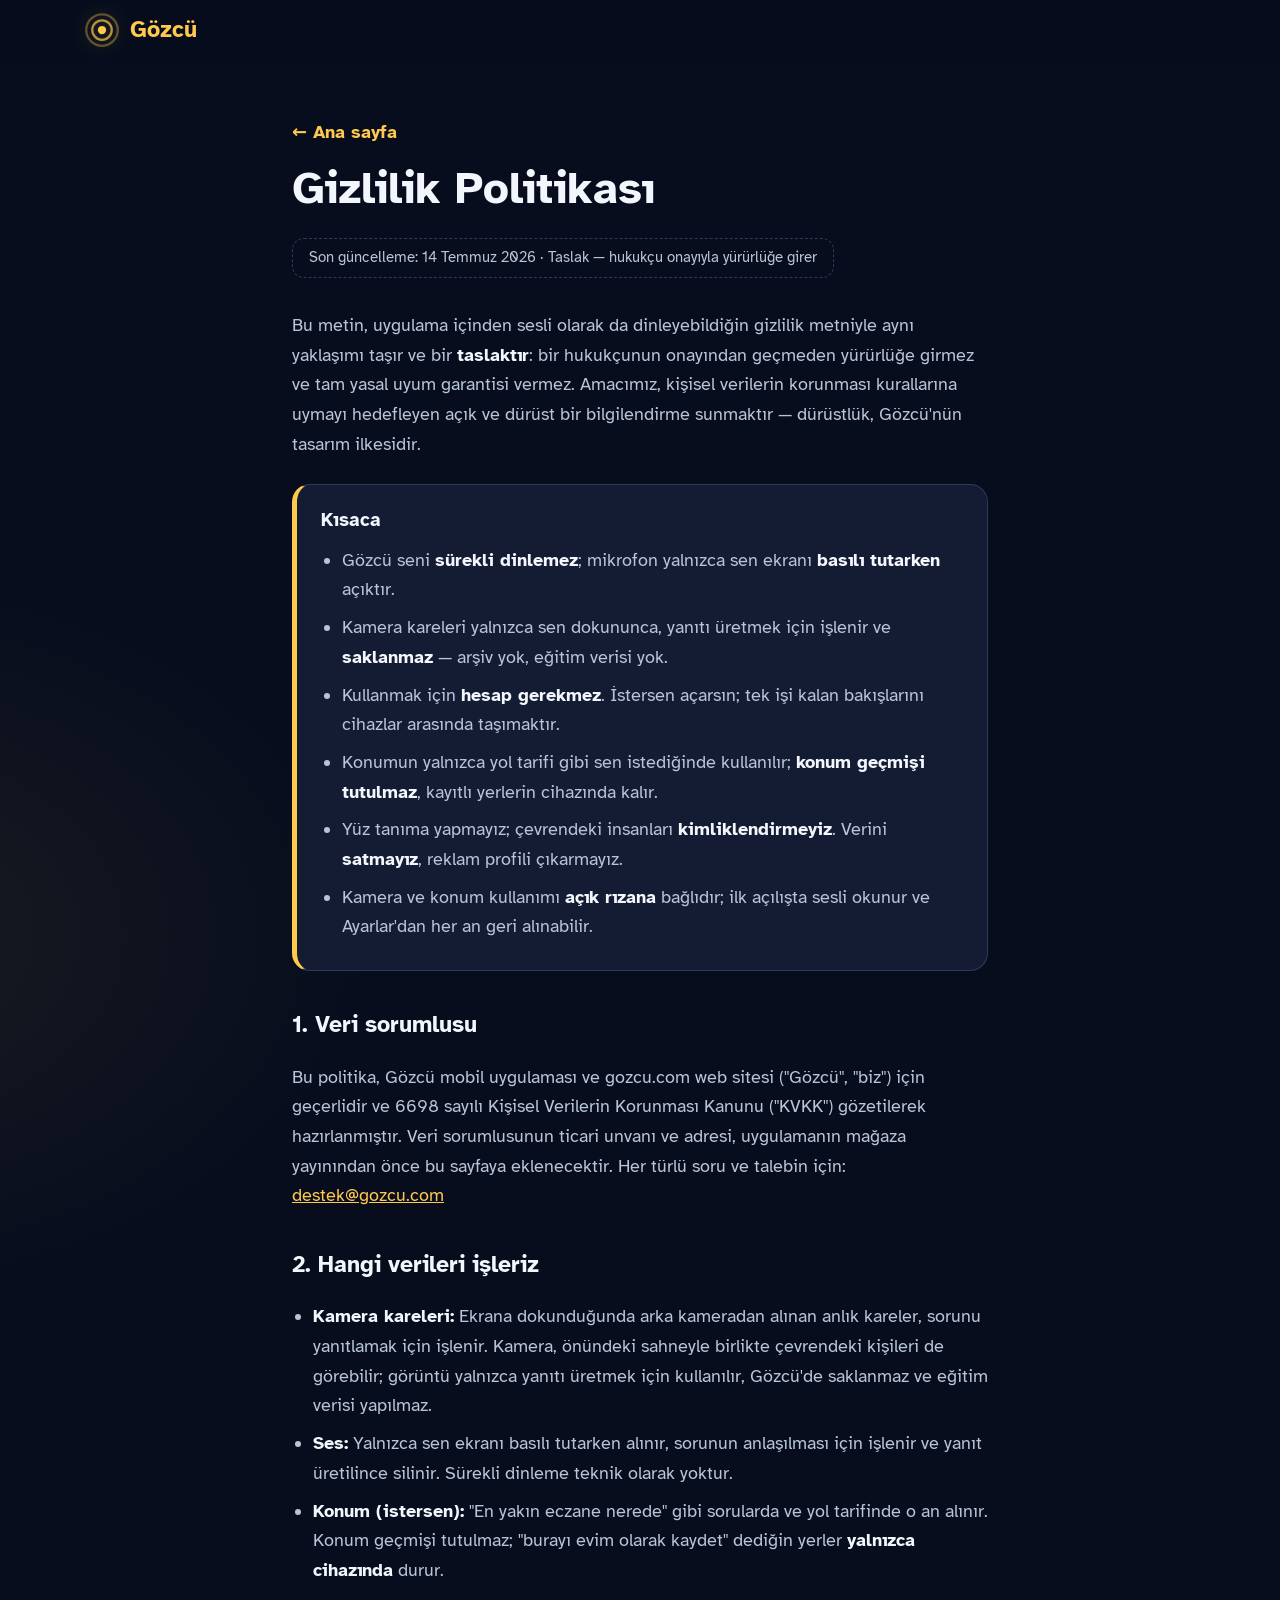
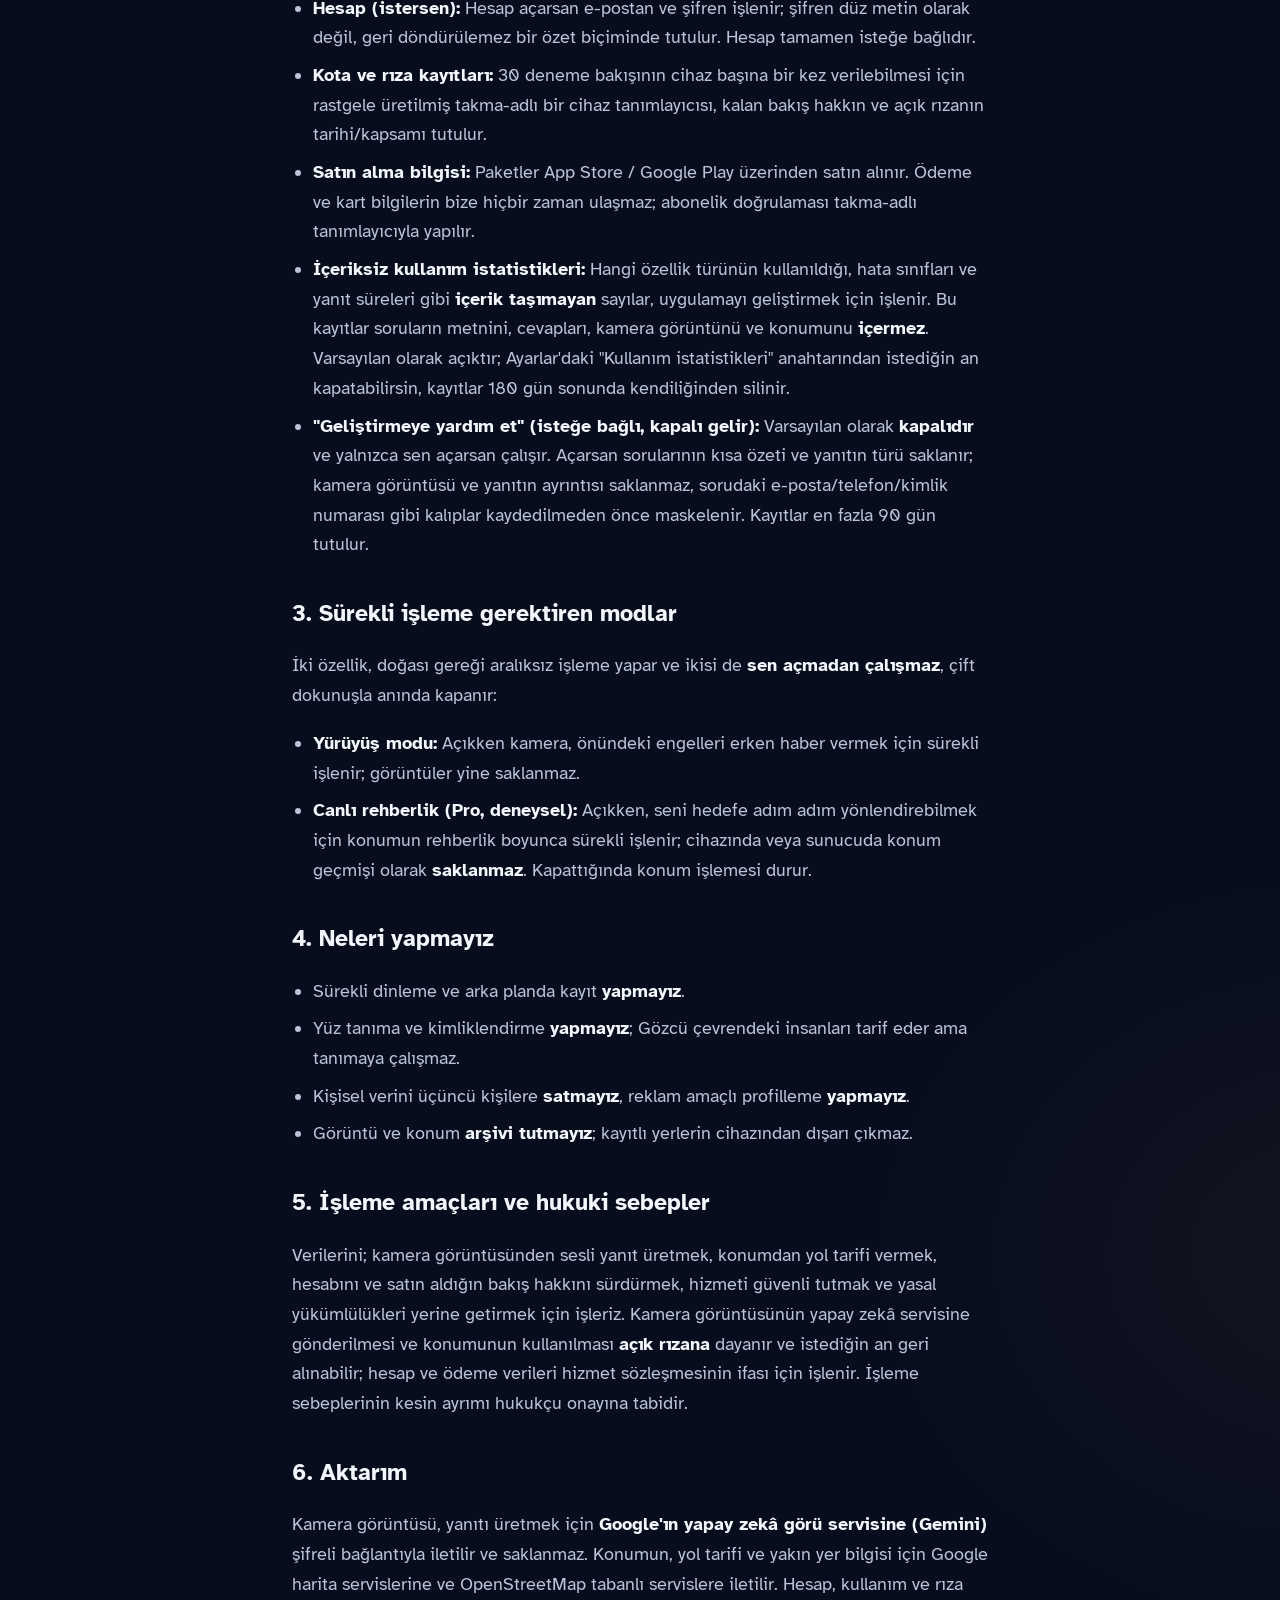
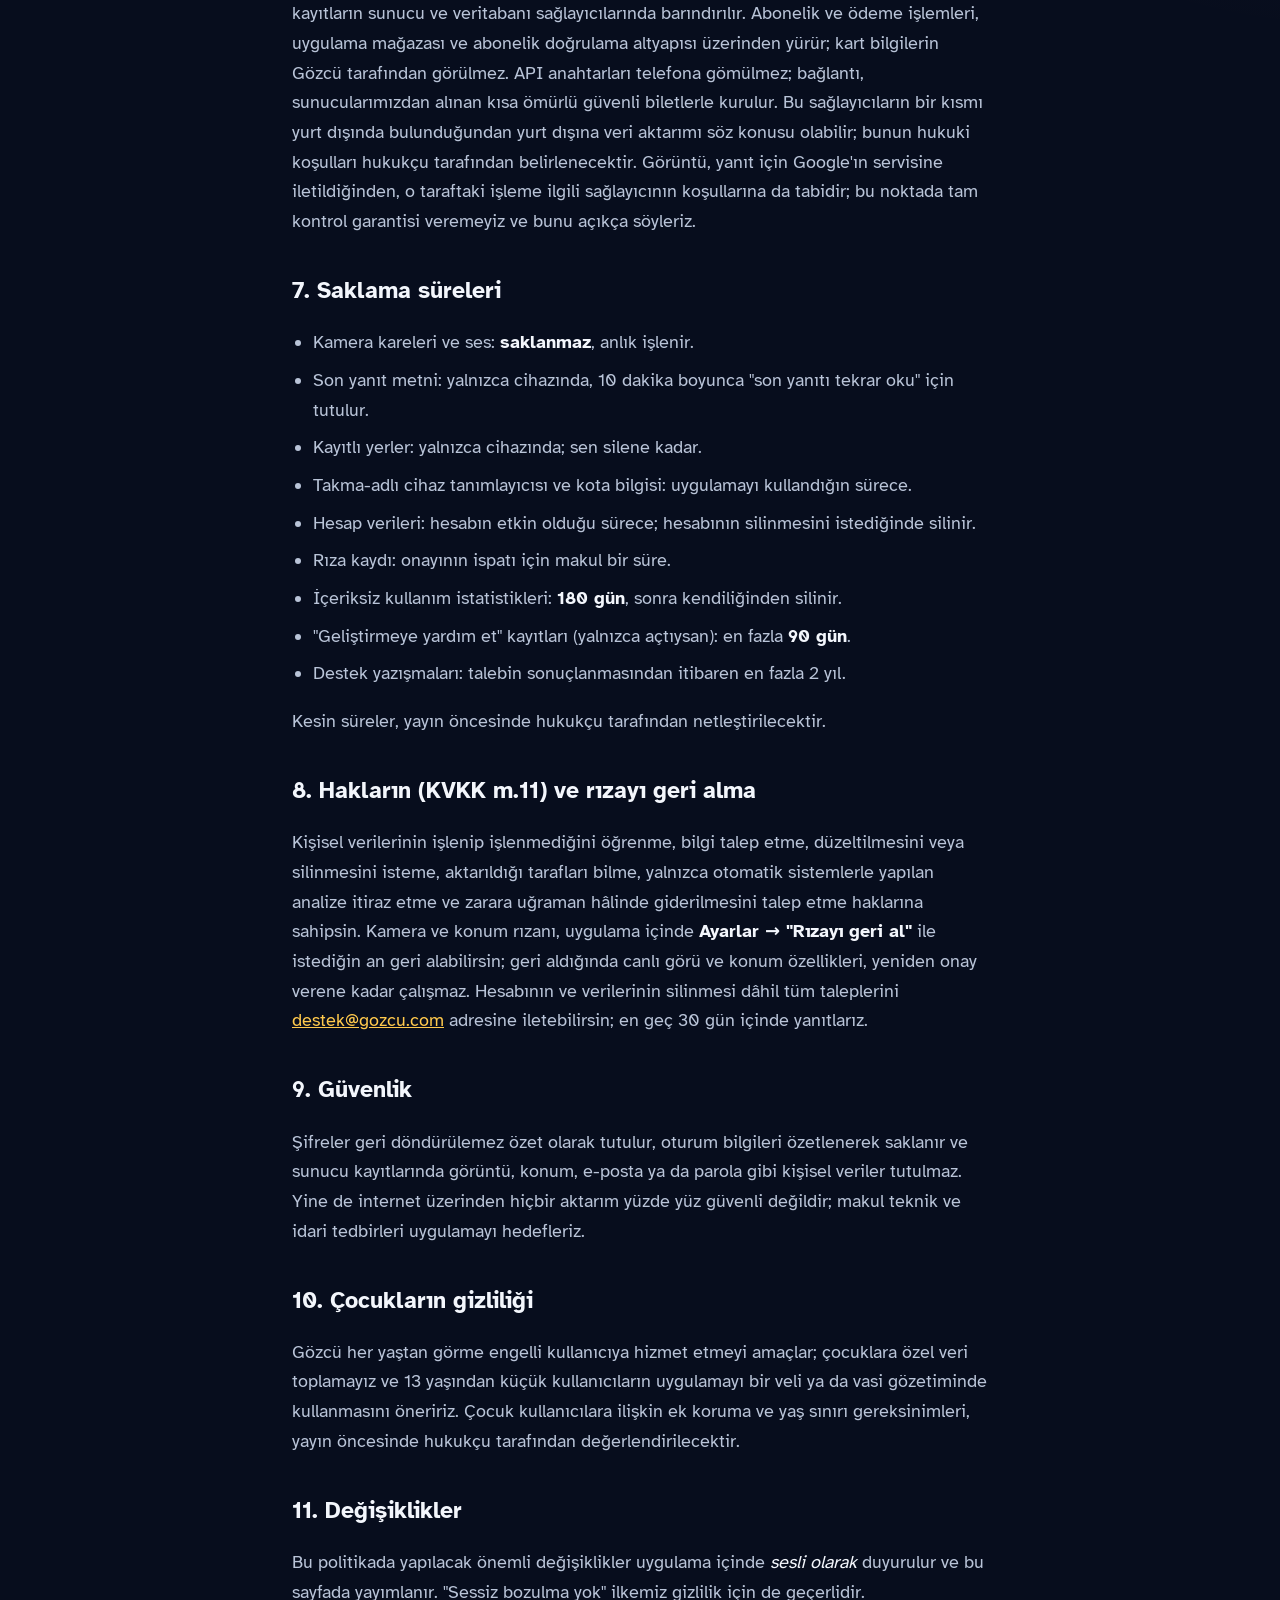
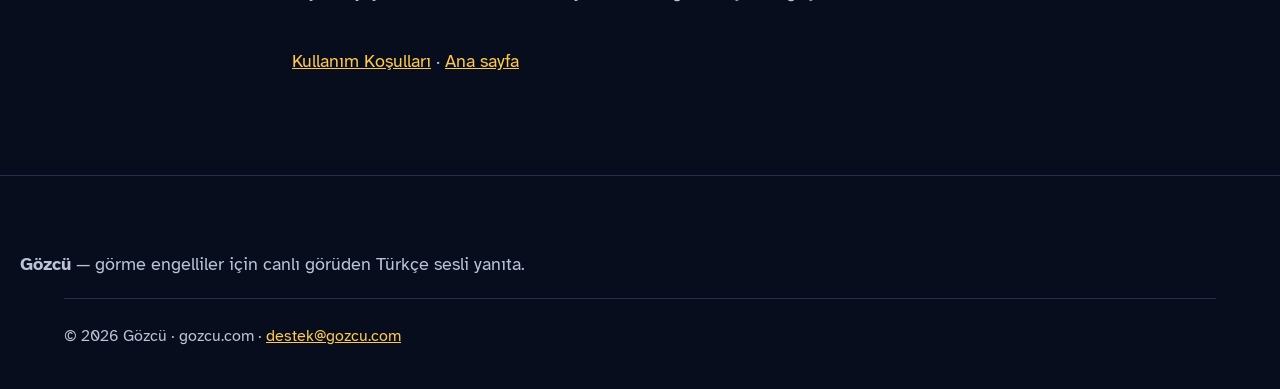
<file: gizlilik.html>
<!DOCTYPE html>
<html lang="tr">
<head>
  <meta charset="UTF-8" />
  <meta name="viewport" content="width=device-width, initial-scale=1.0" />
  <title>Gizlilik Politikası — Gözcü</title>
  <meta name="description" content="Gözcü'nün gizlilik politikası ve KVKK aydınlatması: hangi verileri neden işleriz, kimlere aktarılır, neleri asla yapmayız." />
  <link rel="canonical" href="https://gozcu.com/gizlilik" />
  <meta name="theme-color" content="#070d1d" />
  <link rel="icon" type="image/svg+xml" href="assets/favicon.svg" />
  <link rel="apple-touch-icon" href="assets/icons/apple-touch-icon.png" />
  <link rel="manifest" href="manifest.json" />
  <link rel="preload" href="assets/fonts/AtkinsonHyperlegible-Regular.woff2" as="font" type="font/woff2" crossorigin />
  <link rel="preload" href="assets/fonts/AtkinsonHyperlegible-Bold.woff2" as="font" type="font/woff2" crossorigin />
  <link rel="stylesheet" href="assets/style.css" />
</head>
<body>
  <a class="skip-link" href="#icerik">İçeriğe atla</a>

  <header class="site-header">
    <nav aria-label="Ana gezinme">
      <a class="brand" href="/" aria-label="Gözcü, ana sayfa">
        <svg class="brand-mark" viewBox="0 0 48 48" width="36" height="36" aria-hidden="true" focusable="false">
          <circle cx="24" cy="24" r="21" fill="none" stroke="currentColor" stroke-width="3" opacity="0.35"/>
          <circle cx="24" cy="24" r="13" fill="none" stroke="currentColor" stroke-width="3" opacity="0.7"/>
          <circle cx="24" cy="24" r="5.5" fill="currentColor"/>
        </svg>
        <span>Gözcü</span>
      </a>
    </nav>
  </header>

  <main id="icerik" class="legal" tabindex="-1">
    <a class="geri-baglanti" href="/"><span aria-hidden="true">←</span> Ana sayfa</a>
    <h1>Gizlilik Politikası</h1>
    <p class="yururluk">Son güncelleme: 14 Temmuz 2026 · Taslak — hukukçu onayıyla yürürlüğe girer</p>

    <p>Bu metin, uygulama içinden sesli olarak da dinleyebildiğin gizlilik metniyle aynı yaklaşımı taşır
    ve bir <strong>taslaktır</strong>: bir hukukçunun onayından geçmeden yürürlüğe girmez ve tam yasal uyum
    garantisi vermez. Amacımız, kişisel verilerin korunması kurallarına uymayı hedefleyen açık ve dürüst
    bir bilgilendirme sunmaktır — dürüstlük, Gözcü'nün tasarım ilkesidir.</p>

    <div class="ozet-kutu">
      <h2>Kısaca</h2>
      <ul>
        <li>Gözcü seni <strong>sürekli dinlemez</strong>; mikrofon yalnızca sen ekranı <strong>basılı tutarken</strong> açıktır.</li>
        <li>Kamera kareleri yalnızca sen dokununca, yanıtı üretmek için işlenir ve <strong>saklanmaz</strong> — arşiv yok, eğitim verisi yok.</li>
        <li>Kullanmak için <strong>hesap gerekmez</strong>. İstersen açarsın; tek işi kalan bakışlarını cihazlar arasında taşımaktır.</li>
        <li>Konumun yalnızca yol tarifi gibi sen istediğinde kullanılır; <strong>konum geçmişi tutulmaz</strong>, kayıtlı yerlerin cihazında kalır.</li>
        <li>Yüz tanıma yapmayız; çevrendeki insanları <strong>kimliklendirmeyiz</strong>. Verini <strong>satmayız</strong>, reklam profili çıkarmayız.</li>
        <li>Kamera ve konum kullanımı <strong>açık rızana</strong> bağlıdır; ilk açılışta sesli okunur ve Ayarlar'dan her an geri alınabilir.</li>
      </ul>
    </div>

    <h2>1. Veri sorumlusu</h2>
    <p>Bu politika, Gözcü mobil uygulaması ve gozcu.com web sitesi ("Gözcü", "biz") için geçerlidir ve
    6698 sayılı Kişisel Verilerin Korunması Kanunu ("KVKK") gözetilerek hazırlanmıştır. Veri sorumlusunun
    ticari unvanı ve adresi, uygulamanın mağaza yayınından önce bu sayfaya eklenecektir. Her türlü soru ve
    talebin için: <a href="mailto:destek@gozcu.com">destek@gozcu.com</a></p>

    <h2>2. Hangi verileri işleriz</h2>
    <ul>
      <li><strong>Kamera kareleri:</strong> Ekrana dokunduğunda arka kameradan alınan anlık kareler, sorunu
      yanıtlamak için işlenir. Kamera, önündeki sahneyle birlikte çevrendeki kişileri de görebilir; görüntü
      yalnızca yanıtı üretmek için kullanılır, Gözcü'de saklanmaz ve eğitim verisi yapılmaz.</li>
      <li><strong>Ses:</strong> Yalnızca sen ekranı basılı tutarken alınır, sorunun anlaşılması için işlenir
      ve yanıt üretilince silinir. Sürekli dinleme teknik olarak yoktur.</li>
      <li><strong>Konum (istersen):</strong> "En yakın eczane nerede" gibi sorularda ve yol tarifinde o an
      alınır. Konum geçmişi tutulmaz; "burayı evim olarak kaydet" dediğin yerler <strong>yalnızca cihazında</strong> durur.</li>
      <li><strong>Hesap (istersen):</strong> Hesap açarsan e-postan ve şifren işlenir; şifren düz metin olarak
      değil, geri döndürülemez bir özet biçiminde tutulur. Hesap tamamen isteğe bağlıdır.</li>
      <li><strong>Kota ve rıza kayıtları:</strong> 30 deneme bakışının cihaz başına bir kez verilebilmesi için
      rastgele üretilmiş takma-adlı bir cihaz tanımlayıcısı, kalan bakış hakkın ve açık rızanın tarihi/kapsamı tutulur.</li>
      <li><strong>Satın alma bilgisi:</strong> Paketler App Store / Google Play üzerinden satın alınır. Ödeme ve
      kart bilgilerin bize hiçbir zaman ulaşmaz; abonelik doğrulaması takma-adlı tanımlayıcıyla yapılır.</li>
      <li><strong>İçeriksiz kullanım istatistikleri:</strong> Hangi özellik türünün kullanıldığı, hata sınıfları ve
      yanıt süreleri gibi <strong>içerik taşımayan</strong> sayılar, uygulamayı geliştirmek için işlenir. Bu kayıtlar
      soruların metnini, cevapları, kamera görüntünü ve konumunu <strong>içermez</strong>. Varsayılan olarak açıktır;
      Ayarlar'daki "Kullanım istatistikleri" anahtarından istediğin an kapatabilirsin, kayıtlar 180 gün sonunda
      kendiliğinden silinir.</li>
      <li><strong>"Geliştirmeye yardım et" (isteğe bağlı, kapalı gelir):</strong> Varsayılan olarak <strong>kapalıdır</strong>
      ve yalnızca sen açarsan çalışır. Açarsan sorularının kısa özeti ve yanıtın türü saklanır; kamera görüntüsü ve
      yanıtın ayrıntısı saklanmaz, sorudaki e-posta/telefon/kimlik numarası gibi kalıplar kaydedilmeden önce maskelenir.
      Kayıtlar en fazla 90 gün tutulur.</li>
    </ul>

    <h2>3. Sürekli işleme gerektiren modlar</h2>
    <p>İki özellik, doğası gereği aralıksız işleme yapar ve ikisi de <strong>sen açmadan çalışmaz</strong>,
    çift dokunuşla anında kapanır:</p>
    <ul>
      <li><strong>Yürüyüş modu:</strong> Açıkken kamera, önündeki engelleri erken haber vermek için sürekli
      işlenir; görüntüler yine saklanmaz.</li>
      <li><strong>Canlı rehberlik (Pro, deneysel):</strong> Açıkken, seni hedefe adım adım yönlendirebilmek için
      konumun rehberlik boyunca sürekli işlenir; cihazında veya sunucuda konum geçmişi olarak <strong>saklanmaz</strong>.
      Kapattığında konum işlemesi durur.</li>
    </ul>

    <h2>4. Neleri yapmayız</h2>
    <ul>
      <li>Sürekli dinleme ve arka planda kayıt <strong>yapmayız</strong>.</li>
      <li>Yüz tanıma ve kimliklendirme <strong>yapmayız</strong>; Gözcü çevrendeki insanları tarif eder ama tanımaya çalışmaz.</li>
      <li>Kişisel verini üçüncü kişilere <strong>satmayız</strong>, reklam amaçlı profilleme <strong>yapmayız</strong>.</li>
      <li>Görüntü ve konum <strong>arşivi tutmayız</strong>; kayıtlı yerlerin cihazından dışarı çıkmaz.</li>
    </ul>

    <h2>5. İşleme amaçları ve hukuki sebepler</h2>
    <p>Verilerini; kamera görüntüsünden sesli yanıt üretmek, konumdan yol tarifi vermek, hesabını ve satın
    aldığın bakış hakkını sürdürmek, hizmeti güvenli tutmak ve yasal yükümlülükleri yerine getirmek için işleriz.
    Kamera görüntüsünün yapay zekâ servisine gönderilmesi ve konumunun kullanılması <strong>açık rızana</strong> dayanır
    ve istediğin an geri alınabilir; hesap ve ödeme verileri hizmet sözleşmesinin ifası için işlenir. İşleme
    sebeplerinin kesin ayrımı hukukçu onayına tabidir.</p>

    <h2>6. Aktarım</h2>
    <p>Kamera görüntüsü, yanıtı üretmek için <strong>Google'ın yapay zekâ görü servisine (Gemini)</strong> şifreli
    bağlantıyla iletilir ve saklanmaz. Konumun, yol tarifi ve yakın yer bilgisi için Google harita servislerine ve
    OpenStreetMap tabanlı servislere iletilir. Hesap, kullanım ve rıza kayıtların sunucu ve veritabanı
    sağlayıcılarında barındırılır. Abonelik ve ödeme işlemleri, uygulama mağazası ve abonelik doğrulama altyapısı
    üzerinden yürür; kart bilgilerin Gözcü tarafından görülmez. API anahtarları telefona gömülmez; bağlantı,
    sunucularımızdan alınan kısa ömürlü güvenli biletlerle kurulur. Bu sağlayıcıların bir kısmı yurt dışında
    bulunduğundan yurt dışına veri aktarımı söz konusu olabilir; bunun hukuki koşulları hukukçu tarafından
    belirlenecektir. Görüntü, yanıt için Google'ın servisine iletildiğinden, o taraftaki işleme ilgili sağlayıcının
    koşullarına da tabidir; bu noktada tam kontrol garantisi veremeyiz ve bunu açıkça söyleriz.</p>

    <h2>7. Saklama süreleri</h2>
    <ul>
      <li>Kamera kareleri ve ses: <strong>saklanmaz</strong>, anlık işlenir.</li>
      <li>Son yanıt metni: yalnızca cihazında, 10 dakika boyunca "son yanıtı tekrar oku" için tutulur.</li>
      <li>Kayıtlı yerler: yalnızca cihazında; sen silene kadar.</li>
      <li>Takma-adlı cihaz tanımlayıcısı ve kota bilgisi: uygulamayı kullandığın sürece.</li>
      <li>Hesap verileri: hesabın etkin olduğu sürece; hesabının silinmesini istediğinde silinir.</li>
      <li>Rıza kaydı: onayının ispatı için makul bir süre.</li>
      <li>İçeriksiz kullanım istatistikleri: <strong>180 gün</strong>, sonra kendiliğinden silinir.</li>
      <li>"Geliştirmeye yardım et" kayıtları (yalnızca açtıysan): en fazla <strong>90 gün</strong>.</li>
      <li>Destek yazışmaları: talebin sonuçlanmasından itibaren en fazla 2 yıl.</li>
    </ul>
    <p>Kesin süreler, yayın öncesinde hukukçu tarafından netleştirilecektir.</p>

    <h2>8. Hakların (KVKK m.11) ve rızayı geri alma</h2>
    <p>Kişisel verilerinin işlenip işlenmediğini öğrenme, bilgi talep etme, düzeltilmesini veya silinmesini
    isteme, aktarıldığı tarafları bilme, yalnızca otomatik sistemlerle yapılan analize itiraz etme ve zarara
    uğraman hâlinde giderilmesini talep etme haklarına sahipsin. Kamera ve konum rızanı, uygulama içinde
    <strong>Ayarlar → "Rızayı geri al"</strong> ile istediğin an geri alabilirsin; geri aldığında canlı görü ve konum
    özellikleri, yeniden onay verene kadar çalışmaz. Hesabının ve verilerinin silinmesi dâhil tüm taleplerini
    <a href="mailto:destek@gozcu.com">destek@gozcu.com</a> adresine iletebilirsin; en geç 30 gün içinde yanıtlarız.</p>

    <h2>9. Güvenlik</h2>
    <p>Şifreler geri döndürülemez özet olarak tutulur, oturum bilgileri özetlenerek saklanır ve sunucu
    kayıtlarında görüntü, konum, e-posta ya da parola gibi kişisel veriler tutulmaz. Yine de internet üzerinden
    hiçbir aktarım yüzde yüz güvenli değildir; makul teknik ve idari tedbirleri uygulamayı hedefleriz.</p>

    <h2>10. Çocukların gizliliği</h2>
    <p>Gözcü her yaştan görme engelli kullanıcıya hizmet etmeyi amaçlar; çocuklara özel veri toplamayız ve
    13 yaşından küçük kullanıcıların uygulamayı bir veli ya da vasi gözetiminde kullanmasını öneririz.
    Çocuk kullanıcılara ilişkin ek koruma ve yaş sınırı gereksinimleri, yayın öncesinde hukukçu tarafından
    değerlendirilecektir.</p>

    <h2>11. Değişiklikler</h2>
    <p>Bu politikada yapılacak önemli değişiklikler uygulama içinde <em>sesli olarak</em> duyurulur ve bu
    sayfada yayımlanır. "Sessiz bozulma yok" ilkemiz gizlilik için de geçerlidir.</p>

    <p style="margin-top:2.5rem"><a href="/kosullar">Kullanım Koşulları</a> · <a href="/">Ana sayfa</a></p>
  </main>

  <footer class="site-footer">
    <p><strong>Gözcü</strong> — görme engelliler için canlı görüden Türkçe sesli yanıta.</p>
    <p class="fineprint">© 2026 Gözcü · gozcu.com · <a href="mailto:destek@gozcu.com">destek@gozcu.com</a></p>
  </footer>
</body>
</html>
</file>
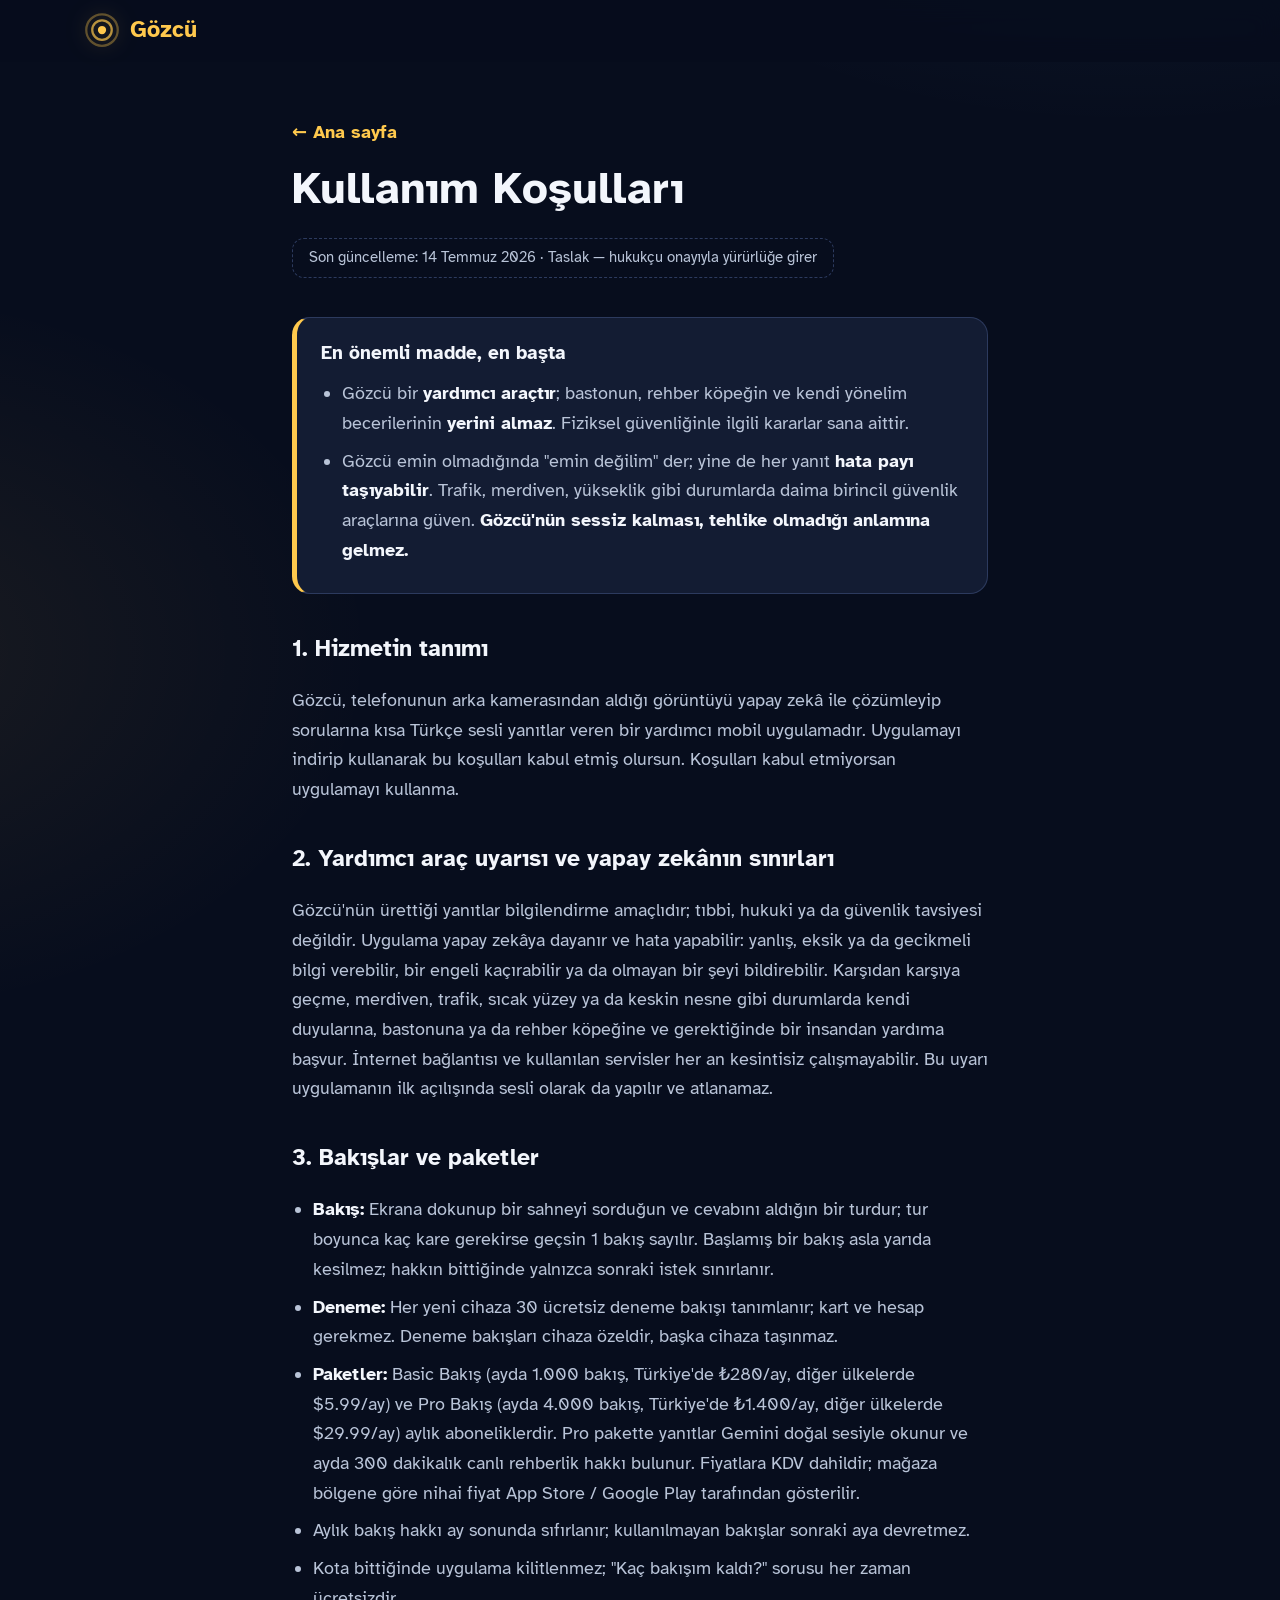
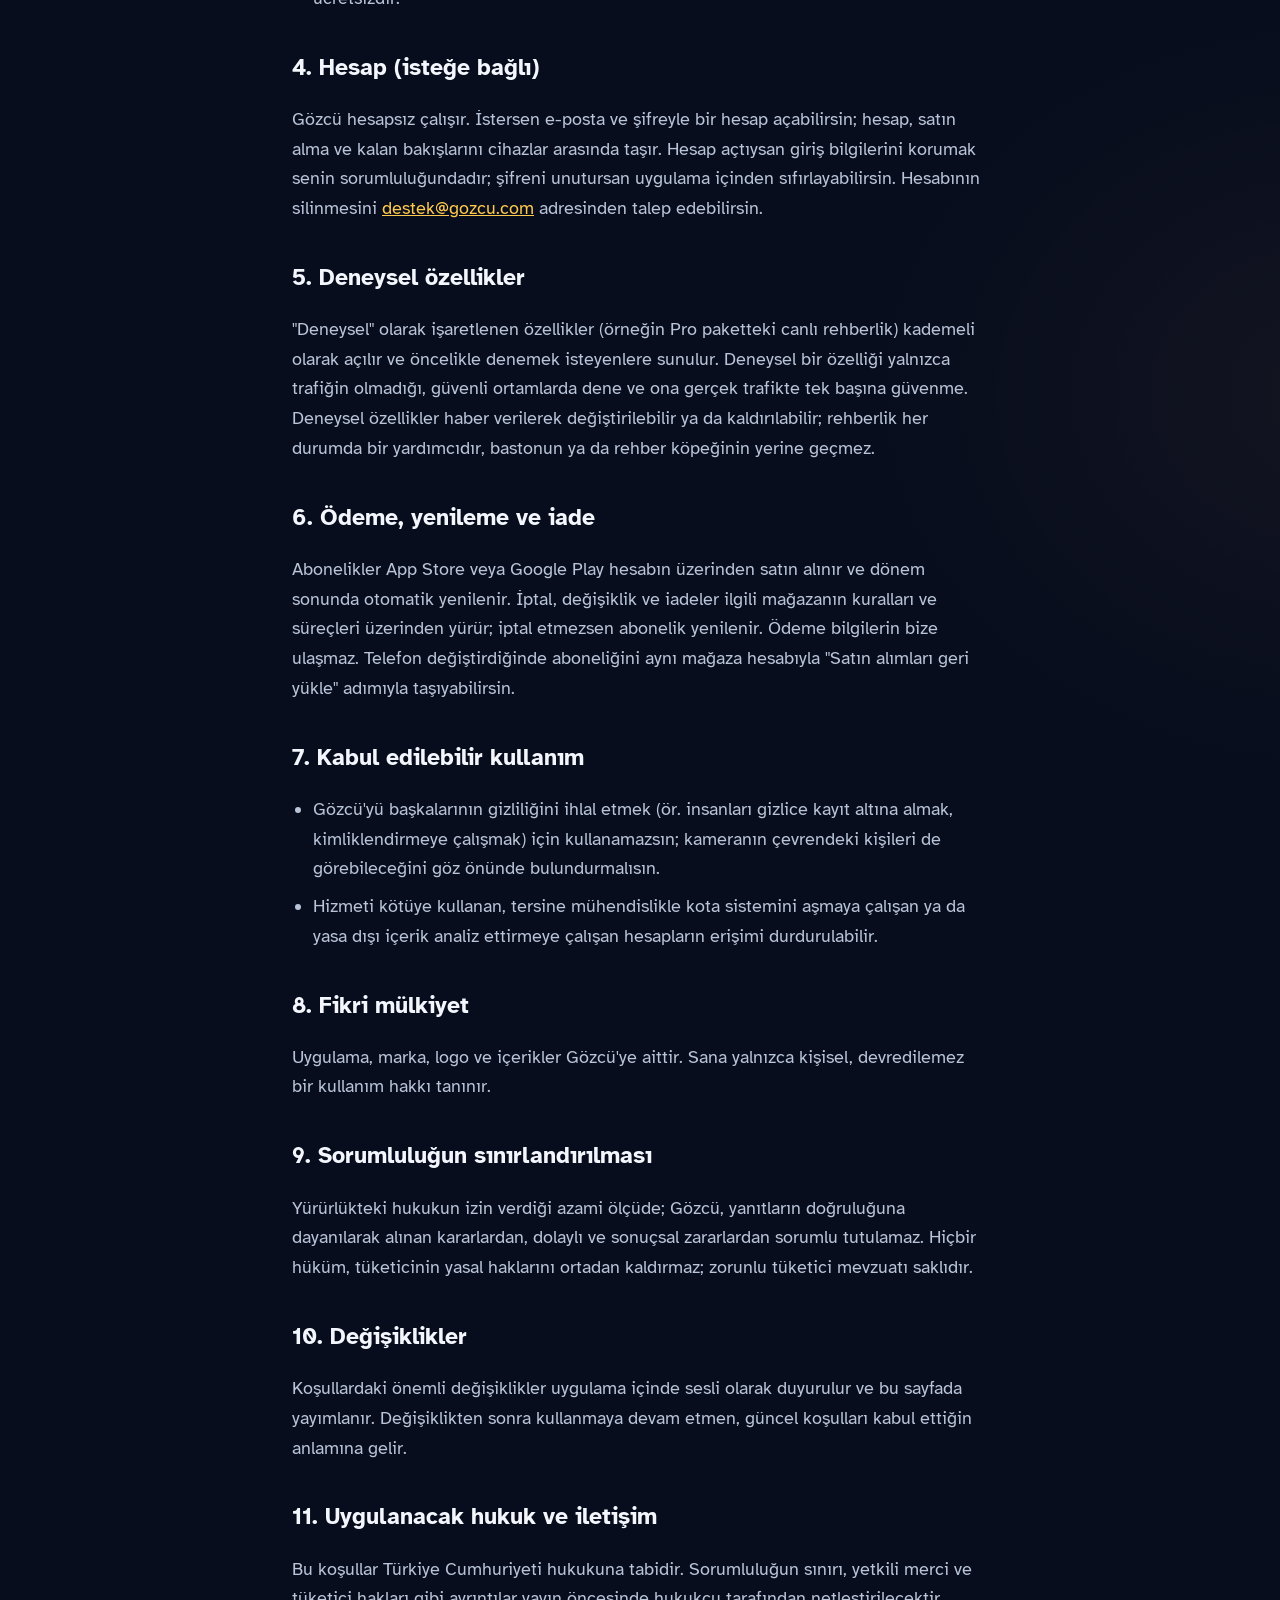
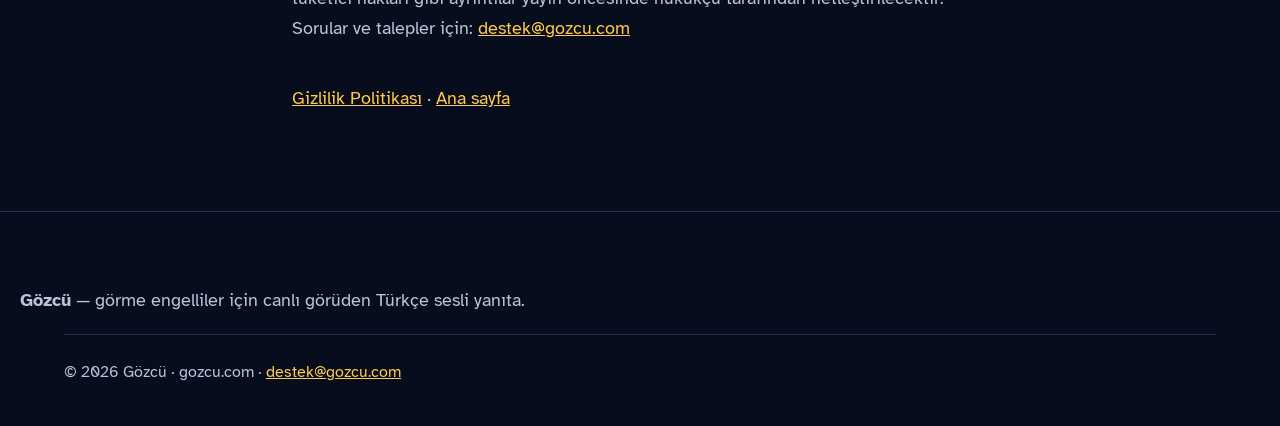
<file: kosullar.html>
<!DOCTYPE html>
<html lang="tr">
<head>
  <meta charset="UTF-8" />
  <meta name="viewport" content="width=device-width, initial-scale=1.0" />
  <title>Kullanım Koşulları — Gözcü</title>
  <meta name="description" content="Gözcü'nün kullanım koşulları: hizmet tanımı, yardımcı araç uyarısı, paketler, hesap, ödeme ve sorumluluk sınırları." />
  <link rel="canonical" href="https://gozcu.com/kosullar" />
  <meta name="theme-color" content="#070d1d" />
  <link rel="icon" type="image/svg+xml" href="assets/favicon.svg" />
  <link rel="apple-touch-icon" href="assets/icons/apple-touch-icon.png" />
  <link rel="manifest" href="manifest.json" />
  <link rel="preload" href="assets/fonts/AtkinsonHyperlegible-Regular.woff2" as="font" type="font/woff2" crossorigin />
  <link rel="preload" href="assets/fonts/AtkinsonHyperlegible-Bold.woff2" as="font" type="font/woff2" crossorigin />
  <link rel="stylesheet" href="assets/style.css" />
</head>
<body>
  <a class="skip-link" href="#icerik">İçeriğe atla</a>

  <header class="site-header">
    <nav aria-label="Ana gezinme">
      <a class="brand" href="/" aria-label="Gözcü, ana sayfa">
        <svg class="brand-mark" viewBox="0 0 48 48" width="36" height="36" aria-hidden="true" focusable="false">
          <circle cx="24" cy="24" r="21" fill="none" stroke="currentColor" stroke-width="3" opacity="0.35"/>
          <circle cx="24" cy="24" r="13" fill="none" stroke="currentColor" stroke-width="3" opacity="0.7"/>
          <circle cx="24" cy="24" r="5.5" fill="currentColor"/>
        </svg>
        <span>Gözcü</span>
      </a>
    </nav>
  </header>

  <main id="icerik" class="legal" tabindex="-1">
    <a class="geri-baglanti" href="/"><span aria-hidden="true">←</span> Ana sayfa</a>
    <h1>Kullanım Koşulları</h1>
    <p class="yururluk">Son güncelleme: 14 Temmuz 2026 · Taslak — hukukçu onayıyla yürürlüğe girer</p>

    <div class="ozet-kutu">
      <h2>En önemli madde, en başta</h2>
      <ul>
        <li>Gözcü bir <strong>yardımcı araçtır</strong>; bastonun, rehber köpeğin ve kendi yönelim
        becerilerinin <strong>yerini almaz</strong>. Fiziksel güvenliğinle ilgili kararlar sana aittir.</li>
        <li>Gözcü emin olmadığında "emin değilim" der; yine de her yanıt <strong>hata payı taşıyabilir</strong>.
        Trafik, merdiven, yükseklik gibi durumlarda daima birincil güvenlik araçlarına güven.
        <strong>Gözcü'nün sessiz kalması, tehlike olmadığı anlamına gelmez.</strong></li>
      </ul>
    </div>

    <h2>1. Hizmetin tanımı</h2>
    <p>Gözcü, telefonunun arka kamerasından aldığı görüntüyü yapay zekâ ile çözümleyip sorularına kısa Türkçe
    sesli yanıtlar veren bir yardımcı mobil uygulamadır. Uygulamayı indirip kullanarak bu koşulları kabul etmiş
    olursun. Koşulları kabul etmiyorsan uygulamayı kullanma.</p>

    <h2>2. Yardımcı araç uyarısı ve yapay zekânın sınırları</h2>
    <p>Gözcü'nün ürettiği yanıtlar bilgilendirme amaçlıdır; tıbbi, hukuki ya da güvenlik tavsiyesi değildir.
    Uygulama yapay zekâya dayanır ve hata yapabilir: yanlış, eksik ya da gecikmeli bilgi verebilir, bir engeli
    kaçırabilir ya da olmayan bir şeyi bildirebilir. Karşıdan karşıya geçme, merdiven, trafik, sıcak yüzey ya da
    keskin nesne gibi durumlarda kendi duyularına, bastonuna ya da rehber köpeğine ve gerektiğinde bir insandan
    yardıma başvur. İnternet bağlantısı ve kullanılan servisler her an kesintisiz çalışmayabilir. Bu uyarı
    uygulamanın ilk açılışında sesli olarak da yapılır ve atlanamaz.</p>

    <h2>3. Bakışlar ve paketler</h2>
    <ul>
      <li><strong>Bakış:</strong> Ekrana dokunup bir sahneyi sorduğun ve cevabını aldığın bir turdur;
      tur boyunca kaç kare gerekirse geçsin 1 bakış sayılır. Başlamış bir bakış asla yarıda kesilmez;
      hakkın bittiğinde yalnızca sonraki istek sınırlanır.</li>
      <li><strong>Deneme:</strong> Her yeni cihaza 30 ücretsiz deneme bakışı tanımlanır; kart ve hesap gerekmez.
      Deneme bakışları cihaza özeldir, başka cihaza taşınmaz.</li>
      <li><strong>Paketler:</strong> Basic Bakış (ayda 1.000 bakış, Türkiye'de ₺280/ay, diğer ülkelerde $5.99/ay)
      ve Pro Bakış (ayda 4.000 bakış, Türkiye'de ₺1.400/ay, diğer ülkelerde $29.99/ay) aylık aboneliklerdir.
      Pro pakette yanıtlar Gemini doğal sesiyle okunur ve ayda 300 dakikalık canlı rehberlik hakkı bulunur.
      Fiyatlara KDV dahildir; mağaza bölgene göre nihai fiyat App Store / Google Play tarafından gösterilir.</li>
      <li>Aylık bakış hakkı ay sonunda sıfırlanır; kullanılmayan bakışlar sonraki aya devretmez.</li>
      <li>Kota bittiğinde uygulama kilitlenmez; "Kaç bakışım kaldı?" sorusu her zaman ücretsizdir.</li>
    </ul>

    <h2>4. Hesap (isteğe bağlı)</h2>
    <p>Gözcü hesapsız çalışır. İstersen e-posta ve şifreyle bir hesap açabilirsin; hesap, satın alma ve kalan
    bakışlarını cihazlar arasında taşır. Hesap açtıysan giriş bilgilerini korumak senin sorumluluğundadır;
    şifreni unutursan uygulama içinden sıfırlayabilirsin. Hesabının silinmesini
    <a href="mailto:destek@gozcu.com">destek@gozcu.com</a> adresinden talep edebilirsin.</p>

    <h2>5. Deneysel özellikler</h2>
    <p>"Deneysel" olarak işaretlenen özellikler (örneğin Pro paketteki canlı rehberlik) kademeli olarak
    açılır ve öncelikle denemek isteyenlere sunulur. Deneysel bir özelliği yalnızca trafiğin olmadığı, güvenli
    ortamlarda dene ve ona gerçek trafikte tek başına güvenme. Deneysel özellikler haber verilerek
    değiştirilebilir ya da kaldırılabilir; rehberlik her durumda bir yardımcıdır, bastonun ya da rehber
    köpeğinin yerine geçmez.</p>

    <h2>6. Ödeme, yenileme ve iade</h2>
    <p>Abonelikler App Store veya Google Play hesabın üzerinden satın alınır ve dönem sonunda otomatik yenilenir.
    İptal, değişiklik ve iadeler ilgili mağazanın kuralları ve süreçleri üzerinden yürür; iptal etmezsen
    abonelik yenilenir. Ödeme bilgilerin bize ulaşmaz. Telefon değiştirdiğinde aboneliğini aynı mağaza
    hesabıyla "Satın alımları geri yükle" adımıyla taşıyabilirsin.</p>

    <h2>7. Kabul edilebilir kullanım</h2>
    <ul>
      <li>Gözcü'yü başkalarının gizliliğini ihlal etmek (ör. insanları gizlice kayıt altına almak, kimliklendirmeye
      çalışmak) için kullanamazsın; kameranın çevrendeki kişileri de görebileceğini göz önünde bulundurmalısın.</li>
      <li>Hizmeti kötüye kullanan, tersine mühendislikle kota sistemini aşmaya çalışan ya da yasa dışı içerik
      analiz ettirmeye çalışan hesapların erişimi durdurulabilir.</li>
    </ul>

    <h2>8. Fikri mülkiyet</h2>
    <p>Uygulama, marka, logo ve içerikler Gözcü'ye aittir. Sana yalnızca kişisel, devredilemez bir kullanım
    hakkı tanınır.</p>

    <h2>9. Sorumluluğun sınırlandırılması</h2>
    <p>Yürürlükteki hukukun izin verdiği azami ölçüde; Gözcü, yanıtların doğruluğuna dayanılarak alınan
    kararlardan, dolaylı ve sonuçsal zararlardan sorumlu tutulamaz. Hiçbir hüküm, tüketicinin yasal
    haklarını ortadan kaldırmaz; zorunlu tüketici mevzuatı saklıdır.</p>

    <h2>10. Değişiklikler</h2>
    <p>Koşullardaki önemli değişiklikler uygulama içinde sesli olarak duyurulur ve bu sayfada yayımlanır.
    Değişiklikten sonra kullanmaya devam etmen, güncel koşulları kabul ettiğin anlamına gelir.</p>

    <h2>11. Uygulanacak hukuk ve iletişim</h2>
    <p>Bu koşullar Türkiye Cumhuriyeti hukukuna tabidir. Sorumluluğun sınırı, yetkili merci ve tüketici hakları
    gibi ayrıntılar yayın öncesinde hukukçu tarafından netleştirilecektir. Sorular ve talepler için:
    <a href="mailto:destek@gozcu.com">destek@gozcu.com</a></p>

    <p style="margin-top:2.5rem"><a href="/gizlilik">Gizlilik Politikası</a> · <a href="/">Ana sayfa</a></p>
  </main>

  <footer class="site-footer">
    <p><strong>Gözcü</strong> — görme engelliler için canlı görüden Türkçe sesli yanıta.</p>
    <p class="fineprint">© 2026 Gözcü · gozcu.com · <a href="mailto:destek@gozcu.com">destek@gozcu.com</a></p>
  </footer>
</body>
</html>
</file>
<file: assets/style.css>
/* ═══════════════════════════════════════════════════════════
   Gözcü — gozcu.com
   Erişilebilirlik-önce tasarım: yüksek kontrast, büyük hedefler,
   hareket-azaltmaya saygı, renk asla tek başına bilgi taşımaz.
   ═══════════════════════════════════════════════════════════ */

/* ── Yazı tipi: Atkinson Hyperlegible, kendi sunucumuzdan ──
   Üçüncü taraf (Google Fonts) isteği yok: gizlilik + hız + çevrimdışı dayanıklılık.
   Kaynak: uygulamayla aynı font dosyaları (OFL lisansı). İtalik sentezlenir. */
@font-face {
  font-family: "Atkinson Hyperlegible";
  src: url("fonts/AtkinsonHyperlegible-Regular.woff2") format("woff2");
  font-weight: 400;
  font-style: normal;
  font-display: swap;
}
@font-face {
  font-family: "Atkinson Hyperlegible";
  src: url("fonts/AtkinsonHyperlegible-Bold.woff2") format("woff2");
  font-weight: 700;
  font-style: normal;
  font-display: swap;
}

:root {
  --bg: #070d1d;
  --bg-2: #0b1120;
  --surface: #131c33;
  --surface-2: #1b2745;
  --line: #2c3a5e;
  --line-soft: #223050;
  --text: #f3f6fc;
  --muted: #b9c4d8;
  --accent: #ffc94d;        /* fener amberi */
  --accent-warm: #ff9d5c;
  --accent-ink: #221600;
  --sky: #7dd3fc;
  --listening: #7dd3fc;
  --looking: #ffc94d;
  --success: #4ade80;
  --error: #fb8a8a;
  --safety: #ff6b6b;
  --radius: 18px;
  --maxw: 72rem;
  --grad-accent: linear-gradient(135deg, #ffe1a1, #ffc94d 45%, #ff9d5c);
  --shadow-card: 0 18px 44px -22px rgb(0 0 0 / 0.6);
  --shadow-pop: 0 26px 60px -24px rgb(0 0 0 / 0.75);
}

* { box-sizing: border-box; }

html { scroll-behavior: smooth; }
html, body { overflow-x: clip; }

body {
  margin: 0;
  background:
    radial-gradient(65rem 42rem at 88% -8%, rgb(125 211 252 / 0.09), transparent 62%),
    radial-gradient(55rem 38rem at -12% 18%, rgb(255 201 77 / 0.08), transparent 60%),
    radial-gradient(50rem 40rem at 105% 55%, rgb(255 157 92 / 0.05), transparent 60%),
    var(--bg);
  color: var(--text);
  font-family: "Atkinson Hyperlegible", "Segoe UI", system-ui, sans-serif;
  font-size: 1.125rem;
  line-height: 1.65;
}

/* ── Atla bağlantısı ─────────────────────────────── */
.skip-link {
  position: absolute;
  left: 1rem; top: -4rem;
  background: var(--accent);
  color: var(--accent-ink);
  padding: 0.9rem 1.4rem;
  border-radius: 0 0 12px 12px;
  font-weight: 700;
  text-decoration: none;
  z-index: 100;
  transition: top 0.15s ease;
}
.skip-link:focus { top: 0; }

/* ── Odak görünürlüğü (klavye) ───────────────────── */
:focus-visible {
  outline: 3px solid var(--accent);
  outline-offset: 3px;
  border-radius: 6px;
}

/* ── Üst çubuk ───────────────────────────────────── */
.site-header {
  position: sticky;
  top: 0;
  z-index: 50;
  background: color-mix(in srgb, var(--bg) 82%, transparent);
  backdrop-filter: blur(12px);
  -webkit-backdrop-filter: blur(12px);
  border-bottom: 1px solid transparent;
  transition: border-color 0.25s ease, box-shadow 0.25s ease;
}
.site-header.scrolled {
  border-bottom-color: var(--line-soft);
  box-shadow: 0 14px 34px -22px rgb(0 0 0 / 0.9);
}
/* Dar ekranda başlık 2-3 satıra sarılır; yapışkan kalırsa görüntüyü yer */
@media (max-width: 46rem) {
  .site-header { position: static; }
}
.site-header nav {
  max-width: var(--maxw);
  margin: 0 auto;
  padding: 0.7rem 1.25rem;
  display: flex;
  align-items: center;
  gap: 1.5rem;
  flex-wrap: wrap;
}
.brand {
  display: flex;
  align-items: center;
  gap: 0.6rem;
  color: var(--accent);
  font-size: 1.45rem;
  font-weight: 700;
  text-decoration: none;
}
.brand-mark { filter: drop-shadow(0 0 12px rgb(255 201 77 / 0.35)); }
.nav-links {
  display: flex;
  gap: 0.25rem;
  list-style: none;
  margin: 0 auto;
  padding: 0;
  flex-wrap: wrap;
}
.nav-links a {
  display: inline-block;
  color: var(--text);
  text-decoration: none;
  padding: 0.6rem 0.85rem;
  border-radius: 10px;
}
.nav-links a:hover { background: var(--surface-2); text-decoration: underline; }

/* ── Butonlar (≥44px hedef) ──────────────────────── */
.btn {
  display: inline-flex;
  align-items: center;
  justify-content: center;
  gap: 0.5rem;
  min-height: 3.25rem;
  padding: 0.75rem 1.7rem;
  border-radius: 999px;
  border: 2px solid var(--accent);
  background: transparent;
  color: var(--accent);
  font: inherit;
  font-weight: 700;
  text-decoration: none;
  cursor: pointer;
  transition: transform 0.18s ease, box-shadow 0.18s ease, background-color 0.18s ease, border-color 0.18s ease;
}
.btn:hover { background: var(--surface-2); transform: translateY(-2px); }
.btn:active { transform: translateY(0); }
.btn-primary {
  background: var(--grad-accent);
  border-color: transparent;
  color: var(--accent-ink);
  box-shadow: 0 12px 28px -12px rgb(255 176 66 / 0.55);
}
.btn-primary:hover {
  background: var(--grad-accent);
  box-shadow: 0 18px 36px -14px rgb(255 176 66 / 0.7);
}
.btn-ghost { border-color: var(--line); color: var(--text); }
.btn-ghost:hover { border-color: var(--accent); }
.btn-small { min-height: 2.75rem; padding: 0.4rem 1.15rem; }
.btn-tiny { min-height: 2.75rem; padding: 0.35rem 1.1rem; font-size: 1rem; white-space: nowrap; }

/* ── Kicker (bölüm üst etiketi) ──────────────────── */
.kicker {
  display: inline-flex;
  align-items: center;
  gap: 0.5rem;
  margin: 0 0 1rem;
  padding: 0.32rem 0.95rem;
  border-radius: 999px;
  border: 1px solid color-mix(in srgb, var(--accent) 40%, transparent);
  background: color-mix(in srgb, var(--accent) 10%, transparent);
  color: var(--accent);
  font-size: 0.85rem;
  font-weight: 700;
  letter-spacing: 0.14em;
  text-transform: uppercase;
}

/* ── Hero ────────────────────────────────────────── */
.hero {
  max-width: var(--maxw);
  margin: 0 auto;
  padding: 4.5rem 1.25rem 4rem;
  position: relative;
}
.hero-inner {
  display: grid;
  grid-template-columns: 1.15fr 0.85fr;
  gap: 3rem;
  align-items: center;
}
@media (max-width: 60rem) {
  .hero-inner { grid-template-columns: 1fr; text-align: center; }
  .hero-copy .kicker { margin-inline: auto; }
  .hero-actions { justify-content: center; }
  .trust-row { justify-content: center; }
}
.hero h1 {
  font-size: clamp(2.9rem, 7.5vw, 5.4rem);
  line-height: 1.06;
  margin: 0.75rem 0 1rem;
  letter-spacing: -0.015em;
}
.hero h1 .word { display: inline-block; }
.hero h1 .accent {
  background: var(--grad-accent);
  -webkit-background-clip: text;
  background-clip: text;
  color: transparent;
  filter: drop-shadow(0 0 22px rgb(255 201 77 / 0.28));
}
.lede {
  max-width: 40rem;
  margin: 0 0 2rem;
  font-size: 1.3rem;
  color: var(--muted);
}
.lede strong { color: var(--text); }
.hero-actions {
  display: flex;
  gap: 1rem;
  flex-wrap: wrap;
  margin-bottom: 1.75rem;
}
.trust-row {
  display: flex;
  flex-wrap: wrap;
  gap: 0.6rem 1.4rem;
  list-style: none;
  margin: 0;
  padding: 0;
  color: var(--muted);
  font-size: 1rem;
  font-weight: 700;
}
.trust-row li { display: inline-flex; align-items: center; gap: 0.45rem; }
.trust-row li::before {
  content: "✓";
  color: var(--success);
  font-weight: 700;
}

/* ── Hero telefon maketi ─────────────────────────── */
.hero-visual {
  position: relative;
  display: grid;
  place-items: center;
  padding: 1.5rem 0;
}
.phone {
  width: min(300px, 80vw);
  aspect-ratio: 9 / 18.5;
  border-radius: 44px;
  padding: 12px;
  background: linear-gradient(160deg, #26334f, #0d1526 40%);
  box-shadow:
    inset 0 0 0 2px #35446b,
    var(--shadow-pop),
    0 0 90px -20px rgb(255 201 77 / 0.25);
  position: relative;
}
.phone-notch {
  position: absolute;
  top: 22px; left: 50%;
  transform: translateX(-50%);
  width: 36%;
  height: 22px;
  border-radius: 999px;
  background: #060b18;
  z-index: 2;
}
.phone-screen {
  width: 100%;
  height: 100%;
  border-radius: 34px;
  background:
    radial-gradient(120% 70% at 50% 0%, #1c2848 0%, #101a31 55%, #0b1120 100%);
  border: 1px solid var(--line-soft);
  display: flex;
  flex-direction: column;
  align-items: center;
  justify-content: space-between;
  padding: 3.2rem 1.1rem 1.1rem;
  overflow: hidden;
}
.phone-status {
  margin: 0;
  display: inline-flex;
  align-items: center;
  gap: 0.45rem;
  font-size: 0.85rem;
  font-weight: 700;
  color: var(--muted);
  letter-spacing: 0.06em;
  text-transform: uppercase;
}
.phone-status .dot {
  width: 9px; height: 9px;
  border-radius: 50%;
  background: var(--success);
  box-shadow: 0 0 10px 1px color-mix(in srgb, var(--success) 70%, transparent);
}
.phone-hint {
  margin: 0.4rem 0 0.9rem;
  font-weight: 700;
  color: var(--accent);
  letter-spacing: 0.04em;
}
.phone-bubble {
  display: flex;
  gap: 0.6rem;
  align-items: flex-start;
  background: color-mix(in srgb, var(--surface-2) 85%, transparent);
  border: 1px solid var(--line);
  border-radius: 16px 16px 16px 4px;
  padding: 0.8rem 0.9rem;
  box-shadow: var(--shadow-card);
}
.phone-bubble p {
  margin: 0;
  font-size: 0.92rem;
  line-height: 1.45;
  color: var(--text);
}

/* sonar nabzı (telefon ekranında dokunma noktası) */
.tap-point {
  position: relative;
  width: 110px;
  height: 110px;
  margin-top: auto;
}
.tap-point .core {
  position: absolute;
  inset: 41px;
  border-radius: 50%;
  background: var(--accent);
  box-shadow: 0 0 30px 5px color-mix(in srgb, var(--accent) 55%, transparent);
}
.tap-point .ring {
  position: absolute;
  inset: 0;
  border-radius: 50%;
  border: 2px solid var(--accent);
  opacity: 0;
  animation: sonar 3.2s ease-out infinite;
}
.tap-point .r2 { animation-delay: 1.05s; }
.tap-point .r3 { animation-delay: 2.1s; }
@keyframes sonar {
  0%   { transform: scale(0.35); opacity: 0.85; }
  100% { transform: scale(1.6);  opacity: 0; }
}

/* yüzen rozetler */
.float-chip {
  position: absolute;
  display: inline-flex;
  align-items: center;
  gap: 0.5rem;
  margin: 0;
  padding: 0.6rem 1rem;
  background: color-mix(in srgb, var(--surface) 92%, transparent);
  border: 1px solid var(--line);
  border-radius: 999px;
  font-size: 0.95rem;
  font-weight: 700;
  color: var(--text);
  box-shadow: var(--shadow-card);
  backdrop-filter: blur(6px);
  white-space: nowrap;
}
.float-chip svg { color: var(--accent); flex-shrink: 0; }
.chip-1 { top: 1%; right: -1%; animation: float 6s ease-in-out infinite; }
.chip-2 { bottom: -0.5%; left: -2%; animation: float 7s ease-in-out 1.2s infinite; }
@keyframes float {
  0%, 100% { transform: translateY(0); }
  50% { transform: translateY(-9px); }
}
@media (max-width: 60rem) {
  .chip-1 { right: 2%; }
  .chip-2 { left: 2%; }
}
@media (max-width: 26rem) {
  .float-chip { display: none; }
}

/* dürüstlük şeridi */
.honesty {
  display: flex;
  gap: 0.75rem;
  align-items: flex-start;
  text-align: left;
  max-width: 46rem;
  margin: 3rem auto 0;
  background: linear-gradient(180deg, color-mix(in srgb, var(--surface) 94%, transparent), var(--surface));
  border: 1px solid var(--line);
  border-left: 5px solid var(--accent);
  border-radius: var(--radius);
  padding: 1.1rem 1.35rem;
  color: var(--muted);
  box-shadow: var(--shadow-card);
}
.honesty svg { flex-shrink: 0; color: var(--accent); margin-top: 0.2rem; }
.honesty strong { color: var(--text); }

/* ── Bölümler ────────────────────────────────────── */
.section {
  max-width: var(--maxw);
  margin: 0 auto;
  padding: 5rem 1.25rem;
  border-top: 1px solid var(--line-soft);
  scroll-margin-top: 4.5rem; /* yapışkan başlığın altında kalmasın */
}
.section h2 {
  font-size: clamp(1.9rem, 4.5vw, 2.7rem);
  line-height: 1.18;
  margin: 0 0 0.75rem;
  letter-spacing: -0.01em;
}
.section-lede {
  max-width: 46rem;
  color: var(--muted);
  margin: 0 0 2.5rem;
  font-size: 1.2rem;
}
.section-lede strong, .section-lede em { color: var(--text); }

/* ── Kart ızgaraları ─────────────────────────────── */
.cards {
  display: grid;
  gap: 1.25rem;
}
.cards.three { grid-template-columns: repeat(auto-fit, minmax(16rem, 1fr)); }
.cards.principles { grid-template-columns: repeat(auto-fit, minmax(18rem, 1fr)); }
.cards.features { grid-template-columns: repeat(auto-fit, minmax(18rem, 1fr)); }
.card {
  position: relative;
  background: linear-gradient(180deg, color-mix(in srgb, var(--surface-2) 55%, var(--surface)), var(--surface));
  border: 1px solid var(--line);
  border-radius: var(--radius);
  padding: 1.75rem;
  box-shadow: var(--shadow-card);
  transition: transform 0.2s ease, border-color 0.2s ease, box-shadow 0.2s ease;
}
.card:hover {
  transform: translateY(-5px);
  border-color: color-mix(in srgb, var(--accent) 45%, var(--line));
  box-shadow: var(--shadow-pop);
}
.card h3 { margin: 0 0 0.5rem; font-size: 1.3rem; }
.card p { margin: 0; color: var(--muted); }
.card p strong, .card p em { color: var(--text); }

.card-icon {
  display: inline-grid;
  place-items: center;
  width: 3.4rem;
  height: 3.4rem;
  margin-bottom: 1rem;
  border-radius: 14px;
  color: var(--accent);
  background: color-mix(in srgb, var(--accent) 12%, transparent);
  border: 1px solid color-mix(in srgb, var(--accent) 32%, transparent);
}
.steps .card { padding-top: 2rem; }
.step-no {
  position: absolute;
  top: 1.4rem;
  right: 1.5rem;
  font-size: 2.4rem;
  font-weight: 700;
  line-height: 1;
  color: color-mix(in srgb, var(--accent) 30%, transparent);
}

/* akış şeridi */
.flow {
  display: flex;
  gap: 1rem;
  align-items: center;
  justify-content: center;
  flex-wrap: wrap;
  margin: 2.75rem 0 1rem;
}
.flow-step {
  background: var(--surface-2);
  border: 1px solid var(--line);
  border-radius: 999px;
  padding: 0.7rem 1.5rem;
  font-weight: 700;
  box-shadow: var(--shadow-card);
}
.flow-step.accent { background: var(--grad-accent); color: var(--accent-ink); border-color: transparent; }
.flow-arrow { color: var(--muted); font-size: 1.4rem; }

.fineprint { color: var(--muted); font-size: 1rem; }
.fineprint em { color: var(--text); }
.fineprint a { color: var(--accent); }
.fineprint a:hover { text-decoration-thickness: 2px; }

/* ── Sesli demo ──────────────────────────────────── */
.demo-grid {
  display: grid;
  gap: 1.5rem;
  grid-template-columns: 1fr 1.2fr;
  align-items: start;
}
@media (max-width: 46rem) { .demo-grid { grid-template-columns: 1fr; } }
.demo-buttons {
  display: flex;
  flex-direction: column;
  gap: 0.75rem;
}
.demo-q {
  min-height: 3.5rem;
  padding: 0.9rem 1.4rem;
  text-align: left;
  font: inherit;
  font-weight: 700;
  color: var(--text);
  background: var(--surface);
  border: 2px solid var(--line);
  border-radius: 14px;
  cursor: pointer;
  transition: transform 0.15s ease, border-color 0.15s ease, background-color 0.15s ease;
}
.demo-q:hover { border-color: var(--accent); transform: translateX(4px); }
.demo-q[aria-pressed="true"] {
  border-color: var(--accent);
  background: var(--surface-2);
  box-shadow: inset 4px 0 0 var(--accent);
}
.demo-screen {
  background:
    radial-gradient(140% 90% at 50% 0%, #1c2848 0%, var(--surface) 60%);
  border: 1px solid var(--line);
  border-radius: var(--radius);
  min-height: 13rem;
  padding: 1.5rem 1.75rem 1.75rem;
  display: flex;
  flex-direction: column;
  gap: 1rem;
  box-shadow: var(--shadow-card);
}
.demo-screen-top {
  display: flex;
  align-items: center;
  gap: 0.7rem;
  color: var(--muted);
  font-size: 0.9rem;
  font-weight: 700;
  letter-spacing: 0.08em;
  text-transform: uppercase;
}
.demo-screen p {
  margin: auto 0;
  font-size: 1.45rem;
  line-height: 1.5;
}
.demo-screen p.speaking { color: var(--accent); }

/* ekolayzer çubukları — konuşurken canlanır */
.eq {
  display: inline-flex;
  align-items: center;
  gap: 3px;
  height: 1.3rem;
  flex-shrink: 0;
}
.eq i {
  display: block;
  width: 4px;
  height: 30%;
  border-radius: 2px;
  background: var(--accent);
  opacity: 0.45;
  animation: eq 0.9s ease-in-out infinite;
  animation-play-state: paused;
}
.eq i:nth-child(2) { animation-delay: 0.12s; height: 55%; }
.eq i:nth-child(3) { animation-delay: 0.24s; height: 90%; }
.eq i:nth-child(4) { animation-delay: 0.36s; height: 55%; }
.eq i:nth-child(5) { animation-delay: 0.48s; height: 30%; }
.speaking .eq i, .demo-screen.speaking .eq i {
  animation-play-state: running;
  opacity: 1;
}
@keyframes eq {
  0%, 100% { transform: scaleY(1); }
  50% { transform: scaleY(2.1); }
}
.phone-bubble .eq { height: 1.05rem; margin-top: 0.2rem; }
.phone-bubble .eq i { animation-play-state: running; opacity: 0.9; }

.sim-badge {
  margin: 1rem 0 0;
  color: var(--muted);
  font-size: 1rem;
  border: 1px dashed var(--line);
  border-radius: 12px;
  padding: 0.75rem 1rem;
}
.sim-badge strong { color: var(--text); }

/* ── Haptik dili ─────────────────────────────────── */
.haptic-list {
  list-style: none;
  margin: 0;
  padding: 0;
  display: grid;
  gap: 1rem;
}
.haptic {
  display: flex;
  align-items: center;
  gap: 1.25rem;
  background: linear-gradient(180deg, color-mix(in srgb, var(--surface-2) 40%, var(--surface)), var(--surface));
  border: 1px solid var(--line);
  border-radius: var(--radius);
  padding: 1.1rem 1.5rem;
  box-shadow: var(--shadow-card);
  transition: transform 0.2s ease, border-color 0.2s ease;
}
.haptic:hover {
  transform: translateX(5px);
  border-color: color-mix(in srgb, var(--accent) 40%, var(--line));
}
.haptic-info { flex: 1; }
.haptic-info h3 { margin: 0 0 0.15rem; font-size: 1.15rem; }
.haptic-info p { margin: 0; color: var(--muted); font-size: 1.05rem; }
.haptic-info p strong { color: var(--text); }
.safety-row { border-left: 5px solid var(--safety); }
.safety-row:hover { border-color: var(--safety); }

/* titreşim desenleri: renk + çubuk sayısı + boy birlikte anlam taşır */
.swatch {
  display: inline-flex;
  align-items: flex-end;
  gap: 5px;
  width: 3.4rem;
  height: 2.6rem;
  flex-shrink: 0;
  justify-content: center;
}
.swatch i {
  display: block;
  width: 9px;
  border-radius: 4px;
  background: currentColor;
  box-shadow: 0 0 14px -2px currentColor;
}
.swatch.listening { color: var(--listening); } .swatch.listening i { height: 32%; }
.swatch.looking   { color: var(--looking); }   .swatch.looking i { height: 60%; }
.swatch.success   { color: var(--success); }   .swatch.success i { height: 45%; }
.swatch.success i:nth-child(2) { height: 75%; }
.swatch.error     { color: var(--error); }     .swatch.error i { height: 55%; }
.swatch.safety    { color: var(--safety); }    .swatch.safety i { height: 100%; width: 12px; }

/* "Hisset" tıklamasında donanımdan bağımsız garanti geri bildirim (script.js) —
   gerçek titreşim olsun ya da olmasın, ikon her zaman büyüyüp parlayarak tepki verir. */
@keyframes swatch-pulse {
  0% { transform: scale(1); filter: drop-shadow(0 0 0 transparent); }
  35% { transform: scale(1.22); filter: drop-shadow(0 0 10px currentColor); }
  100% { transform: scale(1); filter: drop-shadow(0 0 0 transparent); }
}
.swatch-pulse { animation: swatch-pulse 0.55s cubic-bezier(0.34, 1.56, 0.64, 1); }

/* ── Paketler ────────────────────────────────────── */
.cards.pricing {
  grid-template-columns: repeat(auto-fit, minmax(16rem, 1fr));
  max-width: 46rem;
  margin-inline: auto;
}
.price-card { text-align: center; overflow: hidden; }
.card .price-alt {
  margin-top: 0.9rem;
  padding-top: 0.9rem;
  border-top: 1px dashed var(--line);
  font-size: 0.92rem;
}
.price-card::before {
  content: "";
  position: absolute;
  top: 0; left: 0; right: 0;
  height: 4px;
  background: var(--grad-accent);
  opacity: 0.85;
}
.price { margin: 0.5rem 0 0.25rem; }
.price .amount {
  font-size: 2.7rem;
  font-weight: 700;
  background: var(--grad-accent);
  -webkit-background-clip: text;
  background-clip: text;
  color: transparent;
}
.price .per { color: var(--muted); font-size: 1.1rem; }
.quota {
  display: inline-block;
  margin: 0 0 1rem;
  padding: 0.35rem 1rem;
  border-radius: 999px;
  background: var(--surface-2);
  border: 1px solid var(--line);
  font-weight: 700;
}
.price-features {
  list-style: none;
  margin: 0 0 0.25rem;
  padding: 0.9rem 0 0;
  border-top: 1px dashed var(--line);
  text-align: left;
  color: var(--muted);
  font-size: 1rem;
}
.price-features li {
  position: relative;
  padding-left: 1.5rem;
  margin-bottom: 0.45rem;
}
.price-features li::before {
  content: "✓";
  position: absolute;
  left: 0;
  color: var(--accent);
  font-weight: 700;
}
.price-features strong { color: var(--text); }

/* "deneysel" rozeti — renk tek başına bilgi taşımaz: kelimenin kendisi bilgidir */
.deneysel {
  display: inline-block;
  vertical-align: middle;
  margin-left: 0.35rem;
  padding: 0.1rem 0.6rem;
  border: 1px dashed color-mix(in srgb, var(--sky) 65%, var(--line));
  border-radius: 999px;
  color: var(--sky);
  font-size: 0.78rem;
  font-weight: 700;
  letter-spacing: 0.06em;
  text-transform: uppercase;
  white-space: nowrap;
}

.pricing-notes {
  margin-top: 2rem;
  background: var(--surface);
  border: 1px solid var(--line);
  border-radius: var(--radius);
  padding: 1.5rem 1.75rem;
  color: var(--muted);
  box-shadow: var(--shadow-card);
}
.pricing-notes p { margin-top: 0; }
.pricing-notes strong, .pricing-notes em { color: var(--text); }
.pricing-notes ul { margin: 0; padding-left: 1.3rem; }
.pricing-notes li { margin-bottom: 0.5rem; }

/* ── Erişilebilirlik listesi ─────────────────────── */
.a11y-list {
  margin: 0;
  padding-left: 1.3rem;
  color: var(--muted);
  max-width: 46rem;
}
.a11y-list li { margin-bottom: 0.75rem; }
.a11y-list strong { color: var(--text); }

/* ── SSS ─────────────────────────────────────────── */
.faq { display: grid; gap: 0.9rem; max-width: 50rem; }
.faq details {
  background: var(--surface);
  border: 1px solid var(--line);
  border-radius: var(--radius);
  padding: 0;
  overflow: hidden;
  transition: border-color 0.2s ease;
}
.faq details:hover { border-color: color-mix(in srgb, var(--accent) 40%, var(--line)); }
.faq details[open] { border-color: color-mix(in srgb, var(--accent) 45%, var(--line)); }
.faq summary {
  cursor: pointer;
  font-weight: 700;
  font-size: 1.15rem;
  padding: 1.2rem 3.2rem 1.2rem 1.5rem;
  list-style: none;
  position: relative;
}
.faq summary::-webkit-details-marker { display: none; }
.faq summary::after {
  content: "+";
  position: absolute;
  right: 1.4rem;
  top: 50%;
  transform: translateY(-50%);
  width: 1.7rem;
  height: 1.7rem;
  display: grid;
  place-items: center;
  border-radius: 50%;
  border: 1px solid var(--line);
  color: var(--accent);
  font-size: 1.25rem;
  line-height: 1;
  transition: transform 0.2s ease, background-color 0.2s ease;
}
.faq details[open] summary::after {
  content: "−";
  background: color-mix(in srgb, var(--accent) 14%, transparent);
  transform: translateY(-50%);
}
.faq summary:hover { background: var(--surface-2); }
.faq details[open] summary { border-bottom: 1px solid var(--line); }
.faq details p { margin: 0; padding: 1.1rem 1.5rem 1.3rem; color: var(--muted); }

/* ── CTA + footer ────────────────────────────────── */
.cta { text-align: center; }
.cta-panel {
  position: relative;
  border-radius: 26px;
  border: 1px solid color-mix(in srgb, var(--accent) 30%, var(--line));
  padding: 3.5rem 1.5rem;
  background:
    radial-gradient(60% 120% at 50% 0%, color-mix(in srgb, var(--accent) 13%, transparent), transparent 70%),
    linear-gradient(180deg, var(--surface-2), var(--surface));
  box-shadow: var(--shadow-pop);
  overflow: hidden;
}
.cta-panel .hero-actions { justify-content: center; margin-top: 0.5rem; }
.cta-panel .section-lede { margin-inline: auto; }
.store-btn .soon {
  font-size: 0.8rem;
  font-weight: 700;
  background: var(--accent-ink);
  color: var(--accent);
  border-radius: 999px;
  padding: 0.15rem 0.6rem;
}
.store-btn:disabled {
  opacity: 0.8;
  cursor: not-allowed;
  /* gerçek disabled buton: tıklama/klavye etkileşimi tarayıcı tarafından zaten engellenir */
}
.store-btn:disabled:hover { background: transparent; transform: none; }

.site-footer {
  border-top: 1px solid var(--line-soft);
  padding: 3.5rem 1.25rem 2.5rem;
  color: var(--muted);
}
.footer-inner {
  max-width: var(--maxw);
  margin: 0 auto 2rem;
  display: flex;
  gap: 2.5rem;
  justify-content: space-between;
  flex-wrap: wrap;
}
.footer-brand { max-width: 26rem; }
.footer-brand .brand { font-size: 1.3rem; }
.footer-brand p { margin: 0.75rem 0 0; }
.footer-nav {
  display: flex;
  flex-direction: column;
  gap: 0.4rem;
  align-items: flex-start;
}
.footer-nav a {
  color: var(--text);
  text-decoration: none;
  padding: 0.35rem 0.6rem;
  margin-left: -0.6rem;
  border-radius: 8px;
}
.footer-nav a:hover { background: var(--surface-2); text-decoration: underline; }
.site-footer .fineprint a, .footer-brand p a { color: var(--accent); }
.site-footer .fineprint {
  max-width: var(--maxw);
  margin: 0 auto;
  padding-top: 1.5rem;
  border-top: 1px solid var(--line-soft);
}
.honesty-mini { font-size: 1rem; }

/* ── Hukuki sayfalar (gizlilik, koşullar) + 404 ─── */
.legal {
  max-width: 46rem;
  margin: 0 auto;
  padding: 3rem 1.25rem 5rem;
}
.legal h1 { font-size: clamp(2rem, 5vw, 2.8rem); line-height: 1.15; margin: 0.5rem 0 0.5rem; }
.legal h2 { font-size: 1.45rem; margin: 2.2rem 0 0.6rem; }
.legal p, .legal li { color: var(--muted); }
.legal strong, .legal em { color: var(--text); }
.legal ul { padding-left: 1.3rem; }
.legal li { margin-bottom: 0.5rem; }
.legal a { color: var(--accent); }
.yururluk {
  font-size: 0.95rem;
  color: var(--muted);
  border: 1px dashed var(--line);
  border-radius: 12px;
  display: inline-block;
  padding: 0.4rem 1rem;
}
.ozet-kutu {
  background: var(--surface);
  border: 1px solid var(--line);
  border-left: 5px solid var(--accent);
  border-radius: var(--radius);
  padding: 1.25rem 1.5rem;
  margin: 1.5rem 0 0;
}
.ozet-kutu h2 { margin-top: 0; font-size: 1.2rem; }
.ozet-kutu ul { margin: 0; }
.geri-baglanti {
  display: inline-flex;
  align-items: center;
  gap: 0.4rem;
  color: var(--text);
  text-decoration: none;
  font-weight: 700;
  padding: 0.5rem 0.9rem;
  margin-left: -0.9rem;
  border-radius: 10px;
}
.geri-baglanti:hover { background: var(--surface-2); text-decoration: underline; }
.sayfa-yok {
  min-height: 70vh;
  display: grid;
  place-content: center;
  text-align: center;
  padding: 3rem 1.25rem;
}
.sayfa-yok h1 { font-size: clamp(2.2rem, 6vw, 3.4rem); margin: 1.5rem 0 0.5rem; }
.sayfa-yok .kod {
  font-size: 1rem;
  letter-spacing: 0.3em;
  color: var(--accent);
  font-weight: 700;
}

/* ── Kaydırma açığa çıkma (yalnızca JS + hareket serbestse) ── */
.js .reveal {
  opacity: 0;
  transform: translateY(20px);
  transition: opacity 0.55s ease, transform 0.55s ease;
}
.js .reveal.in {
  opacity: 1;
  transform: none;
}
.js .cards .reveal:nth-child(2), .js .haptic-list .reveal:nth-child(2) { transition-delay: 0.07s; }
.js .cards .reveal:nth-child(3), .js .haptic-list .reveal:nth-child(3) { transition-delay: 0.14s; }
.js .cards .reveal:nth-child(4), .js .haptic-list .reveal:nth-child(4) { transition-delay: 0.21s; }
.js .cards .reveal:nth-child(5), .js .haptic-list .reveal:nth-child(5) { transition-delay: 0.28s; }
.js .cards .reveal:nth-child(6), .js .haptic-list .reveal:nth-child(6) { transition-delay: 0.35s; }

/* ── Yazdırma: açığa-çıkma animasyonu beklenmez, her şey görünür ── */
@media print {
  .js .reveal { opacity: 1; transform: none; transition: none; }
}

/* ── Hareket azaltma: animasyon yok, bilgi kaybı yok ── */
@media (prefers-reduced-motion: reduce) {
  html { scroll-behavior: auto; }
  .tap-point .ring { animation: none; opacity: 0.4; transform: scale(1); }
  .tap-point .r2 { transform: scale(0.72); }
  .tap-point .r3 { transform: scale(0.45); }
  .float-chip { animation: none; }
  .eq i { animation: none !important; transform: none; }
  .js .reveal { opacity: 1; transform: none; transition: none; }
  .card:hover, .haptic:hover, .btn:hover, .demo-q:hover { transform: none; }
  /* Ölçek/hareket yok, ama donanımsız cihazda tek geri bildirim kanalı bu olabileceğinden
     parlama tamamen kaldırılmaz — yalnızca büyüme (transform) hareketi devre dışı bırakılır. */
  @keyframes swatch-pulse { 0%, 100% { filter: drop-shadow(0 0 0 transparent); } 40% { filter: drop-shadow(0 0 10px currentColor); } }
  * { transition: none !important; }
}
</file>
